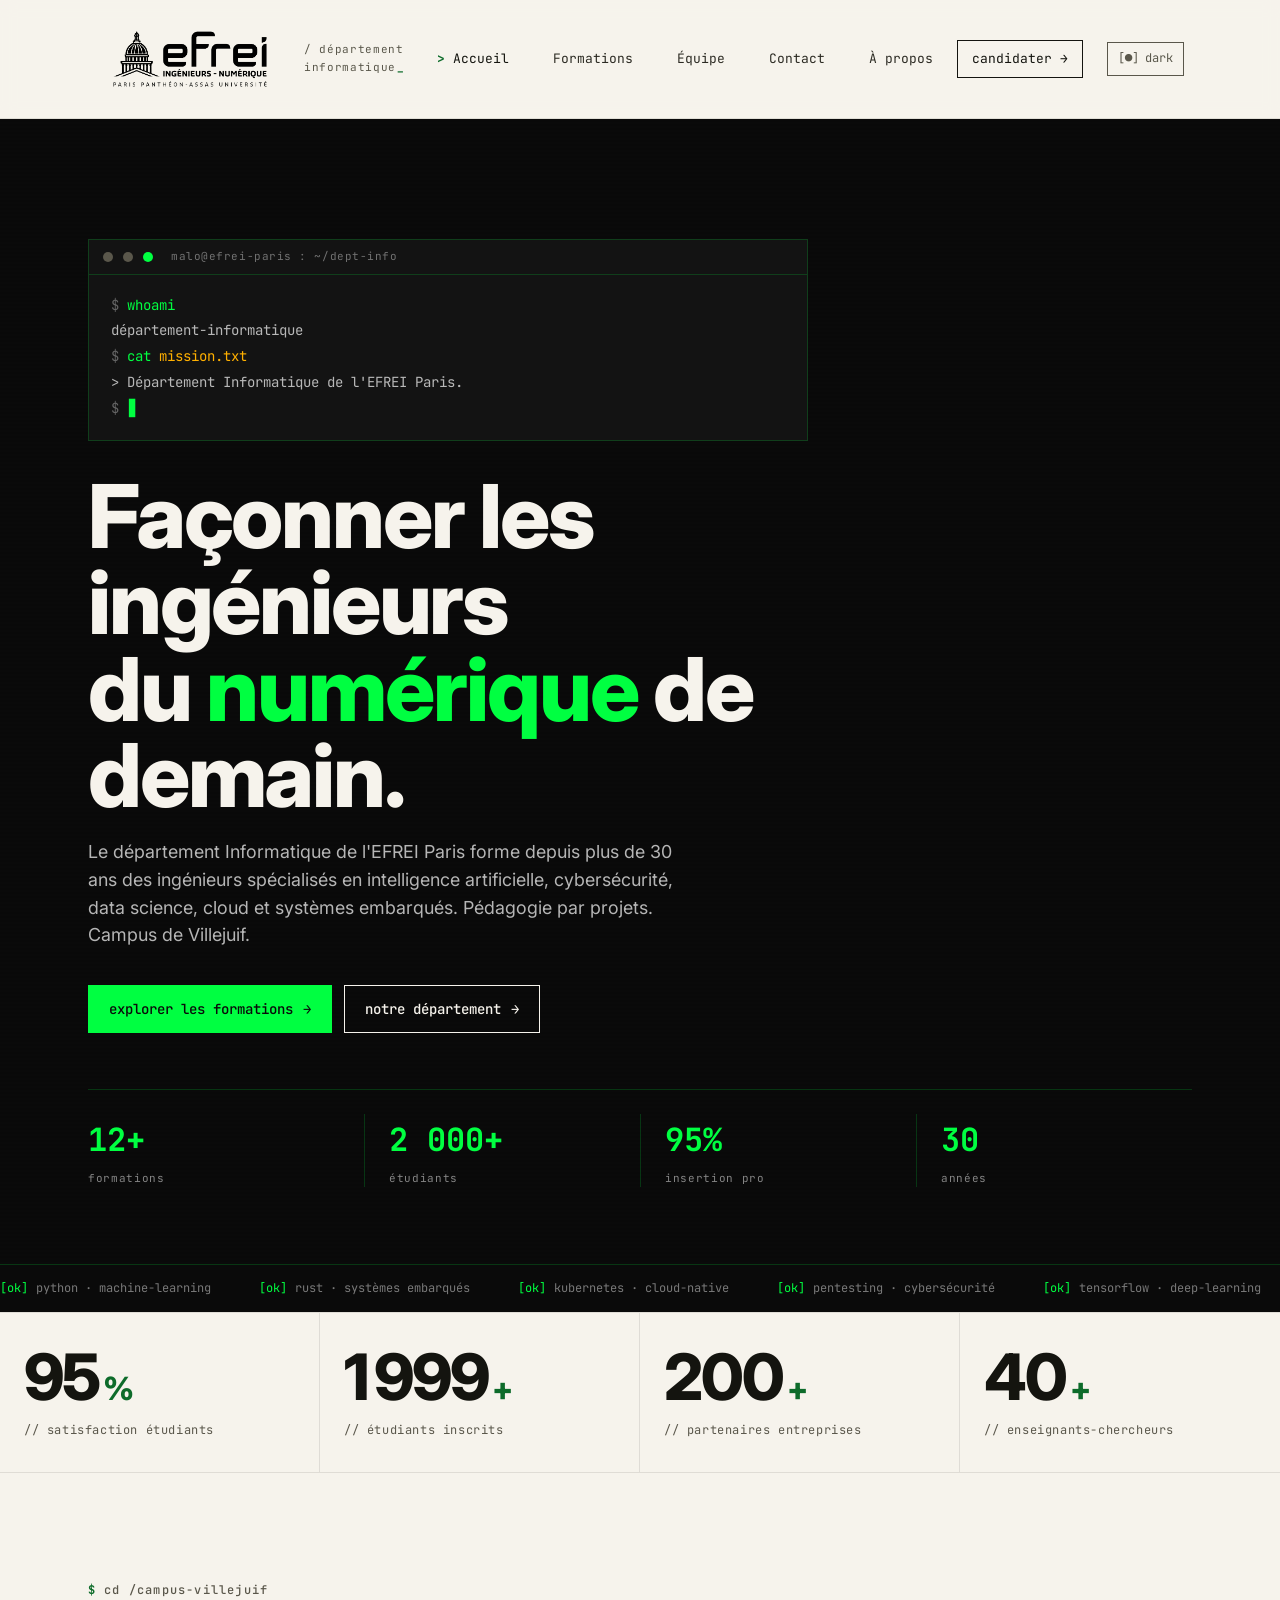
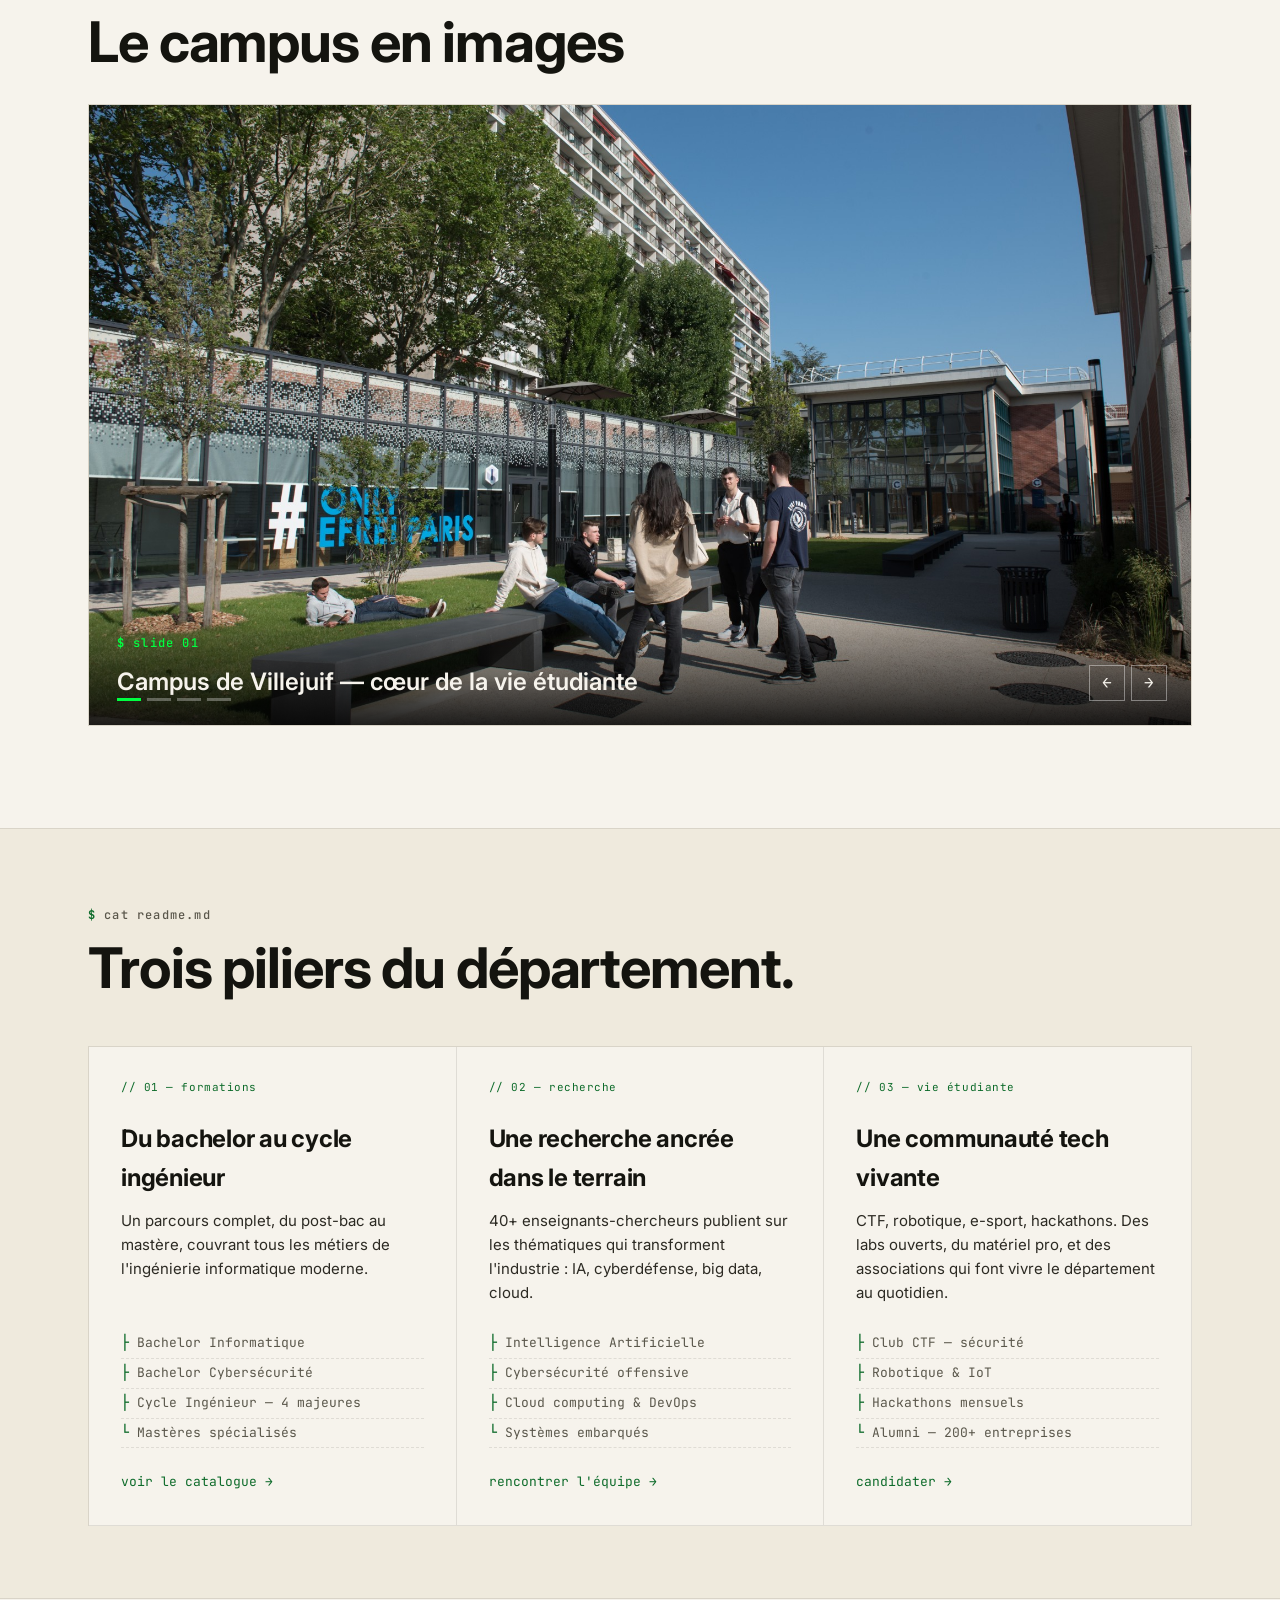
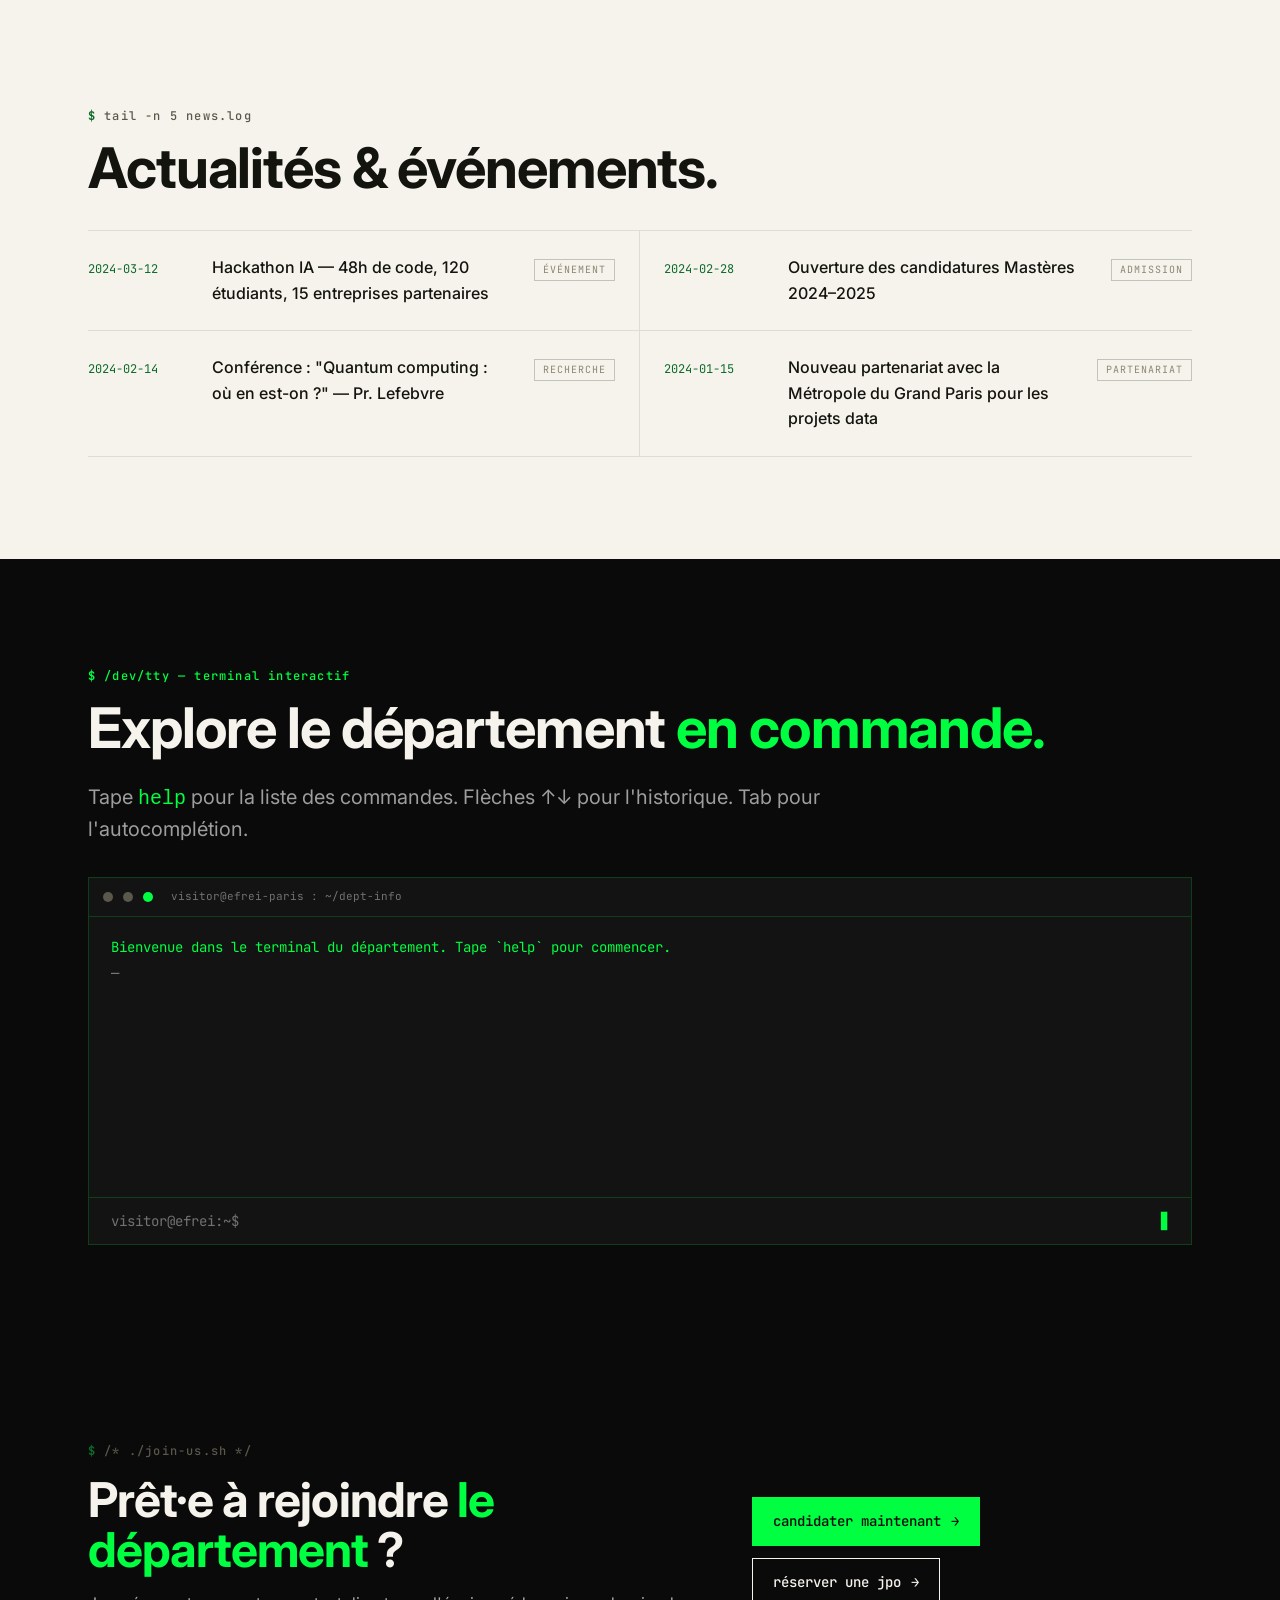
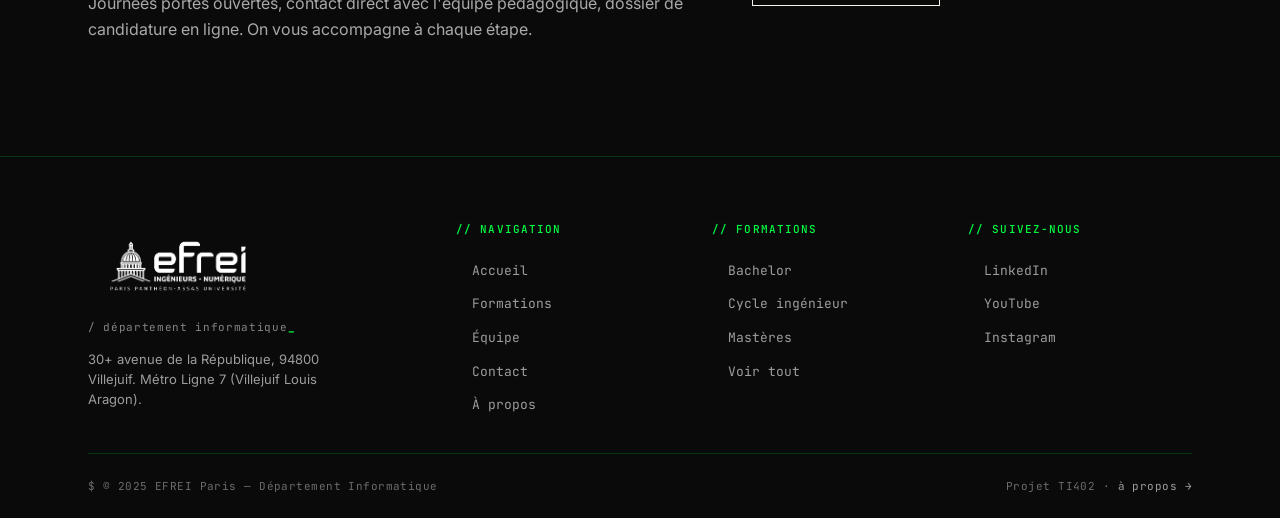
<file: index.html>
<!DOCTYPE html>
<html lang="fr">
<head>
<meta charset="UTF-8">
<meta name="viewport" content="width=device-width, initial-scale=1">
<title>EFREI Paris — Département Informatique</title>
<meta name="description" content="Site vitrine du département Informatique de l'EFREI Paris. Formations, équipe pédagogique, vie étudiante et contact.">
<link rel="stylesheet" href="styles.css">
<script>(function(){var s=localStorage.getItem('efrei-theme');if(s==='dark')document.documentElement.classList.add('is-dark-pre');}());</script>
</head>
<body>

<a class="skip-nav" href="#main">Aller au contenu</a>

<!-- ═════ HEADER (commun à toutes les pages) ═════ -->
<header class="site-header">
  <div class="container site-header__inner">
    <a href="index.html" class="brand">
      <img src="ImageEfrei/Logo-Efrei-Noir-1.png" alt="EFREI Paris" class="brand__logo">
      <span class="brand__sub">/ département informatique</span>
    </a>
    <nav class="nav" id="nav" aria-label="Navigation principale">
      <a href="index.html" class="nav__link is-active">Accueil</a>
      <a href="formations.html" class="nav__link">Formations</a>
      <a href="equipe.html" class="nav__link">Équipe</a>
      <a href="contact.html" class="nav__link">Contact</a>
      <a href="a-propos.html" class="nav__link">À propos</a>
      <a href="contact.html" class="nav__cta">candidater →</a>
    </nav>
    <button class="theme-toggle" id="theme-toggle" aria-label="Basculer le mode d'affichage" title="Mode sombre / clair">
      <span class="theme-toggle__icon">[●]</span>
      <span class="theme-toggle__label">dark</span>
    </button>
    <button class="burger" id="burger" aria-controls="nav" aria-expanded="false">[ menu ]</button>
  </div>
</header>

<main id="main">

<!-- ═════ HERO TERMINAL ═════ -->
<section class="hero">
  <div class="container hero__inner">

    <div class="term-window" aria-hidden="true">
      <div class="term-window__chrome">
        <span class="term-window__dot"></span>
        <span class="term-window__dot"></span>
        <span class="term-window__dot is-green"></span>
        <span class="term-window__title">malo@efrei-paris : ~/dept-info</span>
      </div>
      <div class="term-window__body" id="term-body">
        <div><span class="ps">$</span> <span class="cmd">whoami</span></div>
        <div>département-informatique</div>
        <div><span class="ps">$</span> <span class="cmd">cat</span> <span class="arg">mission.txt</span></div>
        <div id="term-typed"></div>
        <div><span class="ps">$</span> <span class="cursor"></span></div>
      </div>
    </div>

    <h1 class="hero__title">
      Façonner les ingénieurs<br>
      du <span class="accent">numérique</span> de demain.
    </h1>
    <p class="hero__lead">
      Le département Informatique de l'EFREI Paris forme depuis plus de 30 ans des ingénieurs spécialisés en intelligence artificielle, cybersécurité, data science, cloud et systèmes embarqués. Pédagogie par projets. Campus de Villejuif.
    </p>
    <div class="hero__cta">
      <a href="formations.html" class="btn btn--green-on-dark">Explorer les formations</a>
      <a href="#chiffres" class="btn btn--on-dark">Notre département</a>
    </div>

    <div class="hero__meta">
      <div>
        <div class="hero__meta-num">12+</div>
        <div class="hero__meta-label">formations</div>
      </div>
      <div>
        <div class="hero__meta-num">2 000+</div>
        <div class="hero__meta-label">étudiants</div>
      </div>
      <div>
        <div class="hero__meta-num">95%</div>
        <div class="hero__meta-label">insertion pro</div>
      </div>
      <div>
        <div class="hero__meta-num">30</div>
        <div class="hero__meta-label">années</div>
      </div>
    </div>
  </div>
</section>

<!-- ═════ MARQUEE COMPILE STRIP ═════ -->
<div class="compile-strip" aria-hidden="true">
  <div class="compile-strip__track">
    <span><span class="ok">[ok]</span> python · machine-learning</span>
    <span><span class="ok">[ok]</span> rust · systèmes embarqués</span>
    <span><span class="ok">[ok]</span> kubernetes · cloud-native</span>
    <span><span class="ok">[ok]</span> pentesting · cybersécurité</span>
    <span><span class="ok">[ok]</span> tensorflow · deep-learning</span>
    <span><span class="ok">[ok]</span> postgresql · big-data</span>
    <span><span class="ok">[ok]</span> react · web-engineering</span>
    <span><span class="ok">[ok]</span> docker · devops</span>
    <!-- répétition pour boucle infinie -->
    <span><span class="ok">[ok]</span> python · machine-learning</span>
    <span><span class="ok">[ok]</span> rust · systèmes embarqués</span>
    <span><span class="ok">[ok]</span> kubernetes · cloud-native</span>
    <span><span class="ok">[ok]</span> pentesting · cybersécurité</span>
    <span><span class="ok">[ok]</span> tensorflow · deep-learning</span>
    <span><span class="ok">[ok]</span> postgresql · big-data</span>
    <span><span class="ok">[ok]</span> react · web-engineering</span>
    <span><span class="ok">[ok]</span> docker · devops</span>
  </div>
</div>

<!-- ═════ CHIFFRES CLÉS ═════ -->
<section class="stats" id="chiffres">
  <div class="stats__grid">
    <div class="stats__cell">
      <div class="stats__num" data-count-to="95">0<span class="unit">%</span></div>
      <div class="stats__label">// satisfaction étudiants</div>
    </div>
    <div class="stats__cell">
      <div class="stats__num" data-count-to="2000">0<span class="unit">+</span></div>
      <div class="stats__label">// étudiants inscrits</div>
    </div>
    <div class="stats__cell">
      <div class="stats__num" data-count-to="200">0<span class="unit">+</span></div>
      <div class="stats__label">// partenaires entreprises</div>
    </div>
    <div class="stats__cell">
      <div class="stats__num" data-count-to="40">0<span class="unit">+</span></div>
      <div class="stats__label">// enseignants-chercheurs</div>
    </div>
  </div>
</section>

<!-- ═════ CARROUSEL CAMPUS ═════ -->
<section class="section">
  <div class="container">
    <div data-reveal>
      <p class="eyebrow">cd /campus-villejuif</p>
      <h2 class="h-1" style="margin-top:12px;margin-bottom:32px;">Le campus en images</h2>
    </div>

    <div class="carousel" data-reveal>
      <div class="carousel__viewport" id="carousel-viewport">
        <div class="carousel__slide is-active">
          <img src="ImageEfrei/homepage-presentation-campus-EFREI.jpg" alt="Campus de Villejuif" class="carousel__img">
          <div class="carousel__caption">
            <p class="eyebrow">slide 01</p>
            <p class="title">Campus de Villejuif — cœur de la vie étudiante</p>
          </div>
        </div>
        <div class="carousel__slide">
          <img src="ImageEfrei/etudiants-cybersecurite-efrei-paris.jpg" alt="Étudiants en amphithéâtre" class="carousel__img">
          <div class="carousel__caption">
            <p class="eyebrow">slide 02</p>
            <p class="title">Amphithéâtres & salles de cours modernes</p>
          </div>
        </div>
        <div class="carousel__slide">
          <img src="ImageEfrei/etudiantscampusefreifactory-1024x681.jpg" alt="Espace coworking étudiants" class="carousel__img">
          <div class="carousel__caption">
            <p class="eyebrow">slide 03</p>
            <p class="title">Espaces de coworking & projets</p>
          </div>
        </div>
        <div class="carousel__slide">
          <img src="ImageEfrei/Efrei-reportage-38-1024x683.jpg" alt="Labs robotique et IoT" class="carousel__img">
          <div class="carousel__caption">
            <p class="eyebrow">slide 04</p>
            <p class="title">Labs robotique, IoT & fabrication</p>
          </div>
        </div>
      </div>
      <div class="carousel__dots" id="carousel-dots" role="tablist">
        <button type="button" class="carousel__dot is-active" data-slide="0" aria-label="Slide 1"></button>
        <button type="button" class="carousel__dot" data-slide="1" aria-label="Slide 2"></button>
        <button type="button" class="carousel__dot" data-slide="2" aria-label="Slide 3"></button>
        <button type="button" class="carousel__dot" data-slide="3" aria-label="Slide 4"></button>
      </div>
      <div class="carousel__nav">
        <button type="button" class="carousel__btn" id="carousel-prev" aria-label="Précédent">←</button>
        <button type="button" class="carousel__btn" id="carousel-next" aria-label="Suivant">→</button>
      </div>
    </div>
  </div>
</section>

<!-- ═════ TROIS PILIERS ═════ -->
<section class="section section--tight" style="background:var(--ivory-2);border-top:1px solid var(--line);border-bottom:1px solid var(--line);">
  <div class="container">
    <div data-reveal>
      <p class="eyebrow">cat README.md</p>
      <h2 class="h-1" style="margin-top:12px;">Trois piliers du département.</h2>
    </div>

    <div class="pillars__grid">
      <article class="pillar" data-reveal>
        <p class="pillar__num">// 01 — formations</p>
        <h3 class="pillar__title">Du bachelor au cycle ingénieur</h3>
        <p class="pillar__body">Un parcours complet, du post-bac au mastère, couvrant tous les métiers de l'ingénierie informatique moderne.</p>
        <ul class="pillar__list">
          <li>Bachelor Informatique</li>
          <li>Bachelor Cybersécurité</li>
          <li>Cycle Ingénieur — 4 majeures</li>
          <li>Mastères spécialisés</li>
        </ul>
        <a href="formations.html" class="pillar__link">voir le catalogue</a>
      </article>

      <article class="pillar" data-reveal>
        <p class="pillar__num">// 02 — recherche</p>
        <h3 class="pillar__title">Une recherche ancrée dans le terrain</h3>
        <p class="pillar__body">40+ enseignants-chercheurs publient sur les thématiques qui transforment l'industrie : IA, cyberdéfense, big data, cloud.</p>
        <ul class="pillar__list">
          <li>Intelligence Artificielle</li>
          <li>Cybersécurité offensive</li>
          <li>Cloud computing &amp; DevOps</li>
          <li>Systèmes embarqués</li>
        </ul>
        <a href="equipe.html" class="pillar__link">rencontrer l'équipe</a>
      </article>

      <article class="pillar" data-reveal>
        <p class="pillar__num">// 03 — vie étudiante</p>
        <h3 class="pillar__title">Une communauté tech vivante</h3>
        <p class="pillar__body">CTF, robotique, e-sport, hackathons. Des labs ouverts, du matériel pro, et des associations qui font vivre le département au quotidien.</p>
        <ul class="pillar__list">
          <li>Club CTF — sécurité</li>
          <li>Robotique &amp; IoT</li>
          <li>Hackathons mensuels</li>
          <li>Alumni — 200+ entreprises</li>
        </ul>
        <a href="contact.html" class="pillar__link">candidater</a>
      </article>
    </div>
  </div>
</section>

<!-- ═════ ACTUALITÉS ═════ -->
<section class="section">
  <div class="container">
    <div data-reveal>
      <p class="eyebrow">tail -n 5 news.log</p>
      <h2 class="h-1" style="margin-top:12px;">Actualités &amp; événements.</h2>
    </div>

    <div class="news__grid">
      <article class="news__item">
        <span class="news__date">2024-03-12</span>
        <span class="news__title">Hackathon IA — 48h de code, 120 étudiants, 15 entreprises partenaires</span>
        <span class="news__cat">Événement</span>
      </article>
      <article class="news__item">
        <span class="news__date">2024-02-28</span>
        <span class="news__title">Ouverture des candidatures Mastères 2024–2025</span>
        <span class="news__cat">Admission</span>
      </article>
      <article class="news__item">
        <span class="news__date">2024-02-14</span>
        <span class="news__title">Conférence : "Quantum computing : où en est-on ?" — Pr. Lefebvre</span>
        <span class="news__cat">Recherche</span>
      </article>
      <article class="news__item">
        <span class="news__date">2024-01-15</span>
        <span class="news__title">Nouveau partenariat avec la Métropole du Grand Paris pour les projets data</span>
        <span class="news__cat">Partenariat</span>
      </article>
    </div>
  </div>
</section>

<!-- ═════ TERMINAL INTERACTIF ═════ -->
<section class="section section--dark" id="terminal">
  <div class="container">
    <p class="eyebrow" style="color:var(--green);">/dev/tty — terminal interactif</p>
    <h2 class="h-1" style="margin:12px 0 24px;color:var(--ivory);">
      Explore le département <span style="color:var(--green)">en commande.</span>
    </h2>
    <p class="lead" style="color:rgba(255,255,255,0.6);margin-bottom:32px;">
      Tape <code style="color:var(--green);">help</code> pour la liste des commandes. Flèches ↑↓ pour l'historique. Tab pour l'autocomplétion.
    </p>

    <div class="iterm" id="iterm">
      <div class="iterm__chrome">
        <span class="term-window__dot"></span>
        <span class="term-window__dot"></span>
        <span class="term-window__dot is-green"></span>
        <span style="margin-left:8px;">visitor@efrei-paris : ~/dept-info</span>
      </div>
      <div class="iterm__output" id="iterm-output" aria-live="polite"></div>
      <form class="iterm__input-line" id="iterm-form" autocomplete="off">
        <span class="iterm__prompt">visitor@efrei:~$</span>
        <input type="text" id="iterm-input" class="iterm__input"
               aria-label="Tapez une commande"
               spellcheck="false">
        <span class="cursor" aria-hidden="true"></span>
      </form>
    </div>
  </div>
</section>

<!-- ═════ CTA BAND ═════ -->
<section class="cta-band">
  <div class="container cta-band__grid">
    <div data-reveal>
      <p class="eyebrow">/* ./join-us.sh */</p>
      <h2 class="cta-band__title" style="margin-top:12px;">Prêt·e à rejoindre <span class="accent">le département</span> ?</h2>
      <p class="cta-band__lead">Journées portes ouvertes, contact direct avec l'équipe pédagogique, dossier de candidature en ligne. On vous accompagne à chaque étape.</p>
    </div>
    <div class="cta-band__actions" data-reveal>
      <a href="contact.html" class="btn btn--green-on-dark">Candidater maintenant</a>
      <a href="contact.html#jpo" class="btn btn--on-dark">Réserver une JPO</a>
    </div>
  </div>
</section>

</main>

<!-- ═════ FOOTER (commun à toutes les pages) ═════ -->
<footer class="site-footer">
  <div class="container">
    <div class="site-footer__grid">
      <div class="site-footer__brand">
        <img src="ImageEfrei/Logo-Efrei-Blanc.png" alt="EFREI Paris" class="brand__logo">
        <span class="brand__sub" style="display:block;margin-top:8px;">/ département informatique</span>
        <p>30+ avenue de la République, 94800 Villejuif. Métro Ligne 7 (Villejuif Louis Aragon).</p>
      </div>
      <div class="site-footer__col">
        <h4>// navigation</h4>
        <ul>
          <li><a href="index.html">Accueil</a></li>
          <li><a href="formations.html">Formations</a></li>
          <li><a href="equipe.html">Équipe</a></li>
          <li><a href="contact.html">Contact</a></li>
          <li><a href="a-propos.html">À propos</a></li>
        </ul>
      </div>
      <div class="site-footer__col">
        <h4>// formations</h4>
        <ul>
          <li><a href="formations.html#bachelor">Bachelor</a></li>
          <li><a href="formations.html#ingenieur">Cycle ingénieur</a></li>
          <li><a href="formations.html#master">Mastères</a></li>
          <li><a href="formations.html">Voir tout</a></li>
        </ul>
      </div>
      <div class="site-footer__col">
        <h4>// suivez-nous</h4>
        <ul>
          <li><a href="https://www.linkedin.com/school/efrei/posts/?feedView=all" target="_blank" rel="noopener">LinkedIn</a></li>
          <li><a href="https://www.youtube.com/channel/UCjVwLB9nqhQeyE5KkdhGLgQ" target="_blank" rel="noopener">YouTube</a></li>
          <li><a href="https://www.instagram.com/efrei_paris/" target="_blank" rel="noopener">Instagram</a></li>
        </ul>
      </div>
    </div>
    <div class="site-footer__bottom">
      <span>$ © 2025 EFREI Paris — Département Informatique</span>
      <span>Projet TI402 · <a href="a-propos.html">à propos →</a></span>
    </div>
  </div>
</footer>

<script src="app.js" defer></script>
</body>
</html>
</file>
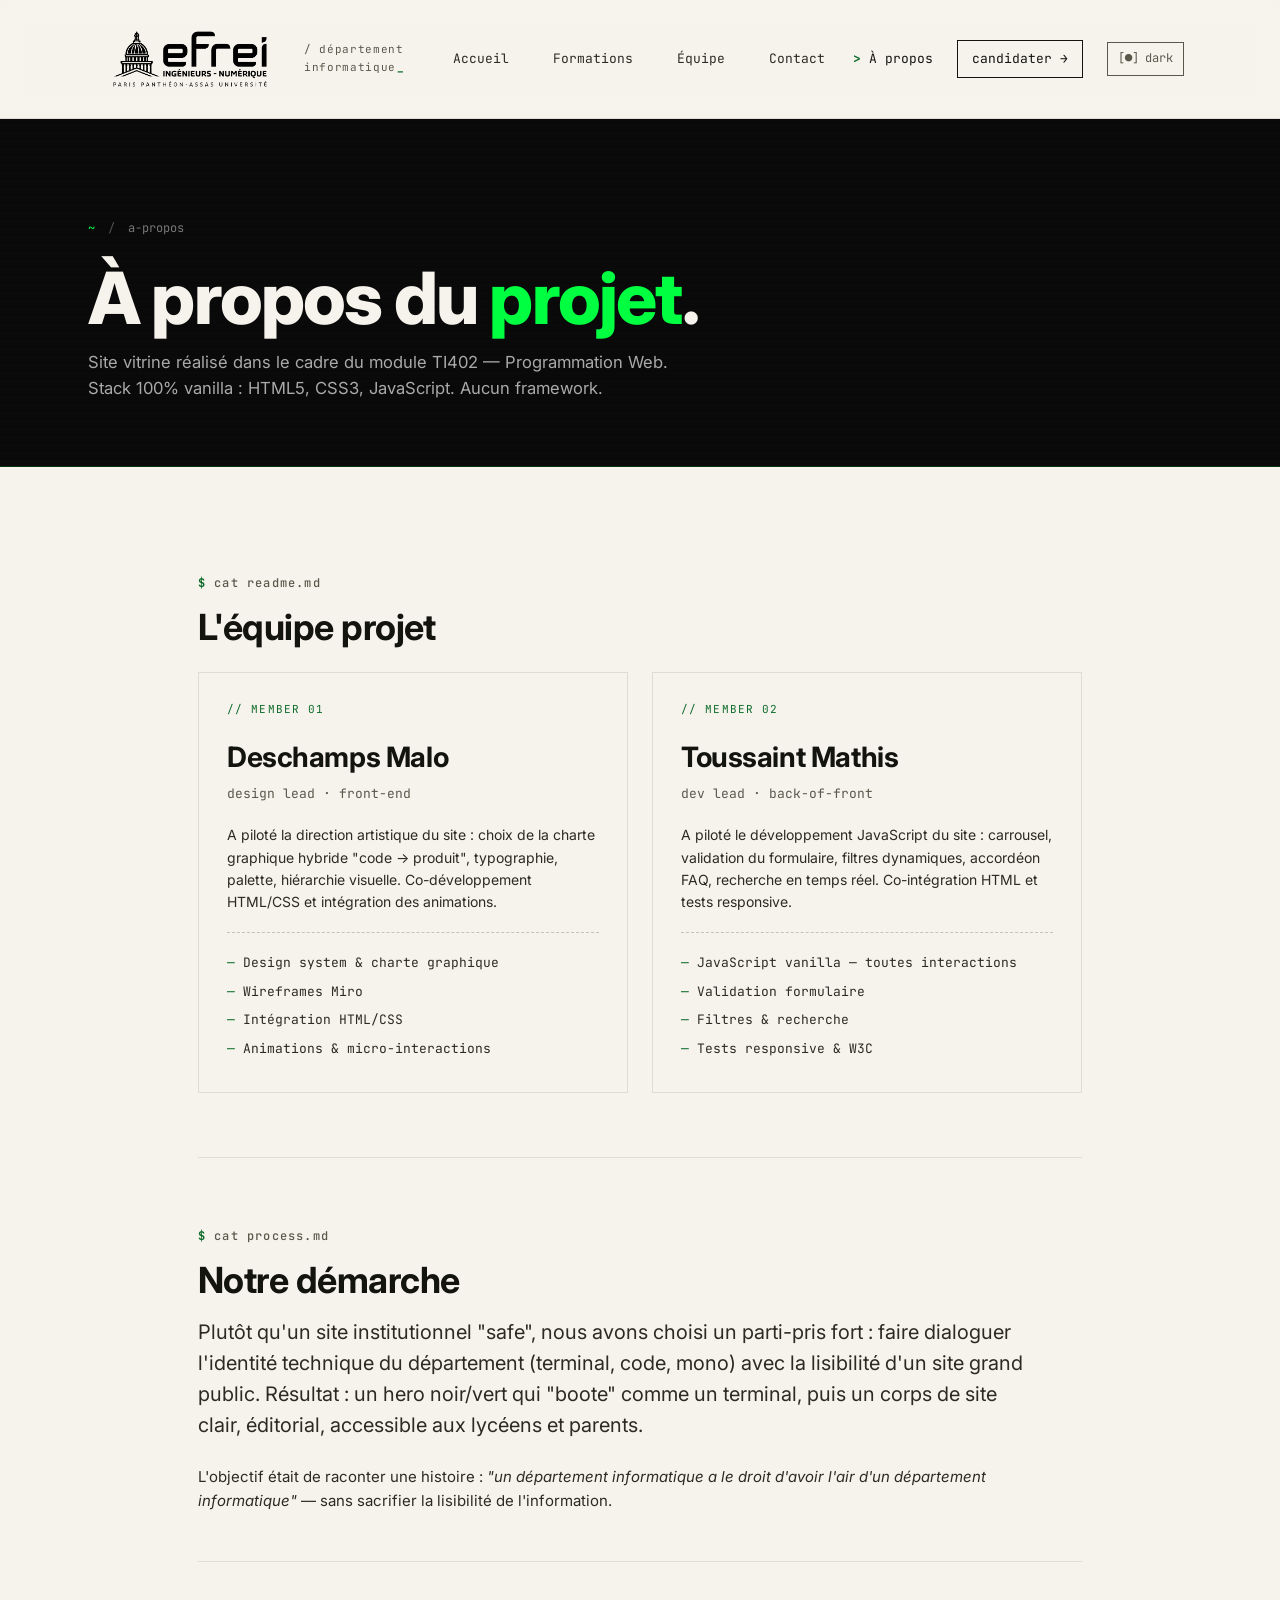
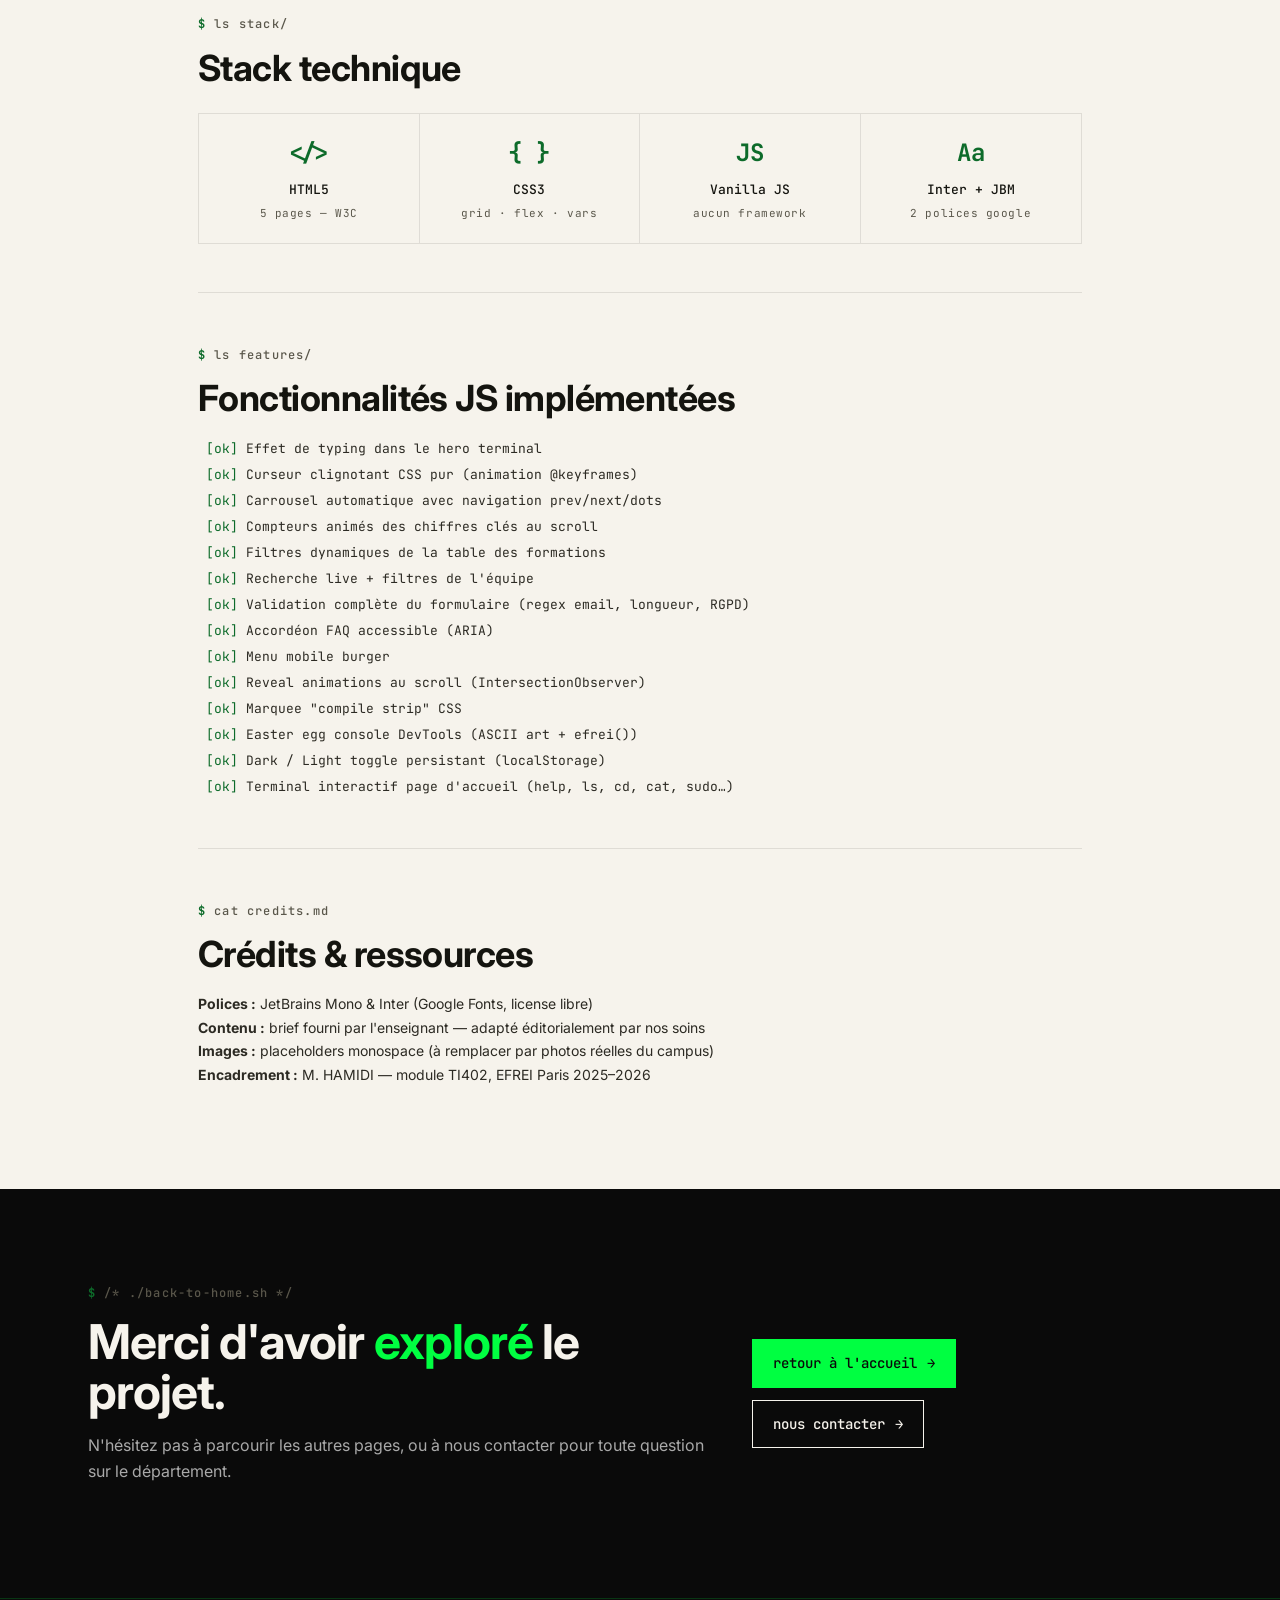
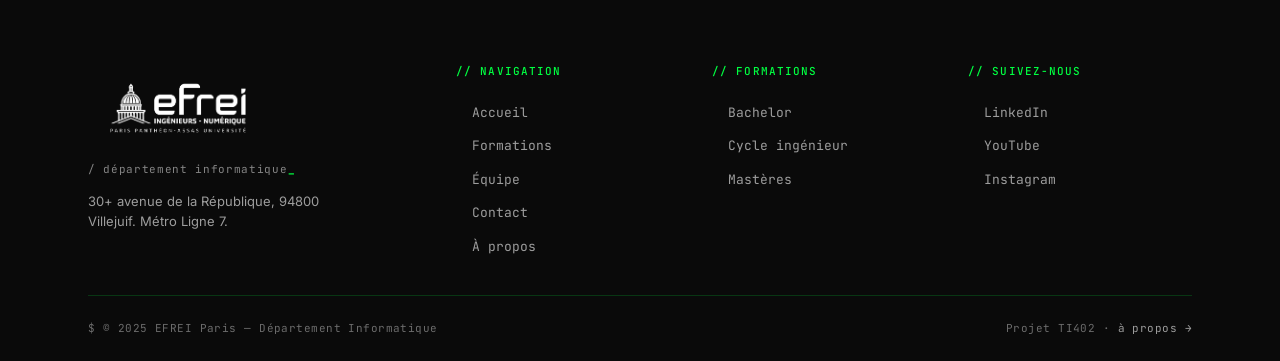
<file: a-propos.html>
<!DOCTYPE html>
<html lang="fr">
<head>
<meta charset="UTF-8">
<meta name="viewport" content="width=device-width, initial-scale=1">
<title>À propos — Projet TI402</title>
<meta name="description" content="À propos du projet web TI402 — auteurs, démarche et stack technique.">
<link rel="stylesheet" href="styles.css">
<script>(function(){var s=localStorage.getItem('efrei-theme');if(s==='dark')document.documentElement.classList.add('is-dark-pre');}());</script>
</head>
<body>

<a class="skip-nav" href="#main">Aller au contenu</a>

<header class="site-header">
  <div class="container site-header__inner">
    <a href="index.html" class="brand">
      <img src="ImageEfrei/Logo-Efrei-Noir-1.png" alt="EFREI Paris" class="brand__logo">
      <span class="brand__sub">/ département informatique</span>
    </a>
    <nav class="nav" id="nav" aria-label="Navigation principale">
      <a href="index.html" class="nav__link">Accueil</a>
      <a href="formations.html" class="nav__link">Formations</a>
      <a href="equipe.html" class="nav__link">Équipe</a>
      <a href="contact.html" class="nav__link">Contact</a>
      <a href="a-propos.html" class="nav__link is-active">À propos</a>
      <a href="contact.html" class="nav__cta">candidater →</a>
    </nav>
    <button class="theme-toggle" id="theme-toggle" aria-label="Basculer le mode d'affichage" title="Mode sombre / clair">
      <span class="theme-toggle__icon">[●]</span>
      <span class="theme-toggle__label">dark</span>
    </button>
    <button class="burger" id="burger" aria-controls="nav" aria-expanded="false">[ menu ]</button>
  </div>
</header>

<main id="main">

<section class="page-head">
  <div class="container page-head__inner">
    <p class="page-head__breadcrumb">
      <a href="index.html">~</a> <span class="sep">/</span> <span>a-propos</span>
    </p>
    <h1 class="page-head__title">À propos du <span class="accent">projet</span>.</h1>
    <p class="page-head__lead">
      Site vitrine réalisé dans le cadre du module TI402 — Programmation Web. Stack 100% vanilla : HTML5, CSS3, JavaScript. Aucun framework.
    </p>
  </div>
</section>

<section class="section">
  <div class="container" style="max-width:980px;">

    <div data-reveal>
      <p class="eyebrow">cat README.md</p>
      <h2 class="h-2" style="margin:12px 0 24px;">L'équipe projet</h2>
    </div>

    <div class="team-credits" data-reveal>
      <article class="credit">
        <p class="credit__label">// member 01</p>
        <h3 class="credit__name">Deschamps Malo</h3>
        <p class="credit__role">design lead · front-end</p>
        <p style="font-size:14px;color:var(--ink-2);margin-bottom:18px;line-height:1.6;">
          A piloté la direction artistique du site : choix de la charte graphique hybride "code → produit", typographie, palette, hiérarchie visuelle. Co-développement HTML/CSS et intégration des animations.
        </p>
        <ul class="credit__list">
          <li>Design system &amp; charte graphique</li>
          <li>Wireframes Miro</li>
          <li>Intégration HTML/CSS</li>
          <li>Animations &amp; micro-interactions</li>
        </ul>
      </article>

      <article class="credit">
        <p class="credit__label">// member 02</p>
        <h3 class="credit__name">Toussaint Mathis</h3>
        <p class="credit__role">dev lead · back-of-front</p>
        <p style="font-size:14px;color:var(--ink-2);margin-bottom:18px;line-height:1.6;">
          A piloté le développement JavaScript du site : carrousel, validation du formulaire, filtres dynamiques, accordéon FAQ, recherche en temps réel. Co-intégration HTML et tests responsive.
        </p>
        <ul class="credit__list">
          <li>JavaScript vanilla — toutes interactions</li>
          <li>Validation formulaire</li>
          <li>Filtres &amp; recherche</li>
          <li>Tests responsive &amp; W3C</li>
        </ul>
      </article>
    </div>

    <hr style="border:none;border-top:1px solid var(--line);margin:64px 0;">

    <!-- DÉMARCHE -->
    <div data-reveal>
      <p class="eyebrow">cat process.md</p>
      <h2 class="h-2" style="margin:12px 0 16px;">Notre démarche</h2>
      <p class="lead" style="margin-bottom:24px;">
        Plutôt qu'un site institutionnel "safe", nous avons choisi un parti-pris fort : faire dialoguer l'identité technique du département (terminal, code, mono) avec la lisibilité d'un site grand public. Résultat : un hero noir/vert qui "boote" comme un terminal, puis un corps de site clair, éditorial, accessible aux lycéens et parents.
      </p>
      <p style="font-size:15px;color:var(--ink-2);margin-bottom:16px;">
        L'objectif était de raconter une histoire : <em>"un département informatique a le droit d'avoir l'air d'un département informatique"</em> — sans sacrifier la lisibilité de l'information.
      </p>
    </div>

    <hr style="border:none;border-top:1px solid var(--line);margin:48px 0;">

    <!-- STACK -->
    <div data-reveal>
      <p class="eyebrow">ls stack/</p>
      <h2 class="h-2" style="margin:12px 0 24px;">Stack technique</h2>

      <div class="stack-grid">
        <div class="stack-item">
          <div class="stack-item__icon">&lt;/&gt;</div>
          <div class="stack-item__name">HTML5</div>
          <div class="stack-item__role">5 pages — W3C</div>
        </div>
        <div class="stack-item">
          <div class="stack-item__icon">{ }</div>
          <div class="stack-item__name">CSS3</div>
          <div class="stack-item__role">grid · flex · vars</div>
        </div>
        <div class="stack-item">
          <div class="stack-item__icon">JS</div>
          <div class="stack-item__name">Vanilla JS</div>
          <div class="stack-item__role">aucun framework</div>
        </div>
        <div class="stack-item">
          <div class="stack-item__icon">Aa</div>
          <div class="stack-item__name">Inter + JBM</div>
          <div class="stack-item__role">2 polices google</div>
        </div>
      </div>
    </div>

    <hr style="border:none;border-top:1px solid var(--line);margin:48px 0;">

    <!-- FONCTIONNALITÉS -->
    <div data-reveal>
      <p class="eyebrow">ls features/</p>
      <h2 class="h-2" style="margin:12px 0 16px;">Fonctionnalités JS implémentées</h2>
      <ul style="font-family:var(--mono);font-size:13px;line-height:2;color:var(--ink-2);list-style:none;padding-left:8px;">
        <li><span style="color:var(--green-ink);">[ok]</span> Effet de typing dans le hero terminal</li>
        <li><span style="color:var(--green-ink);">[ok]</span> Curseur clignotant CSS pur (animation @keyframes)</li>
        <li><span style="color:var(--green-ink);">[ok]</span> Carrousel automatique avec navigation prev/next/dots</li>
        <li><span style="color:var(--green-ink);">[ok]</span> Compteurs animés des chiffres clés au scroll</li>
        <li><span style="color:var(--green-ink);">[ok]</span> Filtres dynamiques de la table des formations</li>
        <li><span style="color:var(--green-ink);">[ok]</span> Recherche live + filtres de l'équipe</li>
        <li><span style="color:var(--green-ink);">[ok]</span> Validation complète du formulaire (regex email, longueur, RGPD)</li>
        <li><span style="color:var(--green-ink);">[ok]</span> Accordéon FAQ accessible (ARIA)</li>
        <li><span style="color:var(--green-ink);">[ok]</span> Menu mobile burger</li>
        <li><span style="color:var(--green-ink);">[ok]</span> Reveal animations au scroll (IntersectionObserver)</li>
        <li><span style="color:var(--green-ink);">[ok]</span> Marquee "compile strip" CSS</li>
        <li><span style="color:var(--green-ink);">[ok]</span> Easter egg console DevTools (ASCII art + efrei())</li>
        <li><span style="color:var(--green-ink);">[ok]</span> Dark / Light toggle persistant (localStorage)</li>
        <li><span style="color:var(--green-ink);">[ok]</span> Terminal interactif page d'accueil (help, ls, cd, cat, sudo…)</li>
      </ul>
    </div>

    <hr style="border:none;border-top:1px solid var(--line);margin:48px 0;">

    <!-- CRÉDITS -->
    <div data-reveal>
      <p class="eyebrow">cat credits.md</p>
      <h2 class="h-2" style="margin:12px 0 16px;">Crédits &amp; ressources</h2>
      <p style="font-size:14px;color:var(--ink-2);line-height:1.7;">
        <strong>Polices :</strong> JetBrains Mono &amp; Inter (Google Fonts, license libre)<br>
        <strong>Contenu :</strong> brief fourni par l'enseignant — adapté éditorialement par nos soins<br>
        <strong>Images :</strong> placeholders monospace (à remplacer par photos réelles du campus)<br>
        <strong>Encadrement :</strong> M. HAMIDI — module TI402, EFREI Paris 2025–2026
      </p>
    </div>

  </div>
</section>

<section class="cta-band">
  <div class="container cta-band__grid">
    <div>
      <p class="eyebrow">/* ./back-to-home.sh */</p>
      <h2 class="cta-band__title" style="margin-top:12px;">Merci d'avoir <span class="accent">exploré</span> le projet.</h2>
      <p class="cta-band__lead">N'hésitez pas à parcourir les autres pages, ou à nous contacter pour toute question sur le département.</p>
    </div>
    <div class="cta-band__actions">
      <a href="index.html" class="btn btn--green-on-dark">Retour à l'accueil</a>
      <a href="contact.html" class="btn btn--on-dark">Nous contacter</a>
    </div>
  </div>
</section>

</main>

<footer class="site-footer">
  <div class="container">
    <div class="site-footer__grid">
      <div class="site-footer__brand">
        <img src="ImageEfrei/Logo-Efrei-Blanc.png" alt="EFREI Paris" class="brand__logo">
        <span class="brand__sub" style="display:block;margin-top:8px;">/ département informatique</span>
        <p>30+ avenue de la République, 94800 Villejuif. Métro Ligne 7.</p>
      </div>
      <div class="site-footer__col">
        <h4>// navigation</h4>
        <ul>
          <li><a href="index.html">Accueil</a></li>
          <li><a href="formations.html">Formations</a></li>
          <li><a href="equipe.html">Équipe</a></li>
          <li><a href="contact.html">Contact</a></li>
          <li><a href="a-propos.html">À propos</a></li>
        </ul>
      </div>
      <div class="site-footer__col">
        <h4>// formations</h4>
        <ul>
          <li><a href="formations.html#bachelor">Bachelor</a></li>
          <li><a href="formations.html#ingenieur">Cycle ingénieur</a></li>
          <li><a href="formations.html#master">Mastères</a></li>
        </ul>
      </div>
      <div class="site-footer__col">
        <h4>// suivez-nous</h4>
        <ul>
          <li><a href="https://www.linkedin.com/school/efrei/posts/?feedView=all" target="_blank" rel="noopener">LinkedIn</a></li>
          <li><a href="https://www.youtube.com/channel/UCjVwLB9nqhQeyE5KkdhGLgQ" target="_blank" rel="noopener">YouTube</a></li>
          <li><a href="https://www.instagram.com/efrei_paris/" target="_blank" rel="noopener">Instagram</a></li>
        </ul>
      </div>
    </div>
    <div class="site-footer__bottom">
      <span>$ © 2025 EFREI Paris — Département Informatique</span>
      <span>Projet TI402 · <a href="a-propos.html">à propos →</a></span>
    </div>
  </div>
</footer>

<script src="app.js" defer></script>
</body>
</html>
</file>
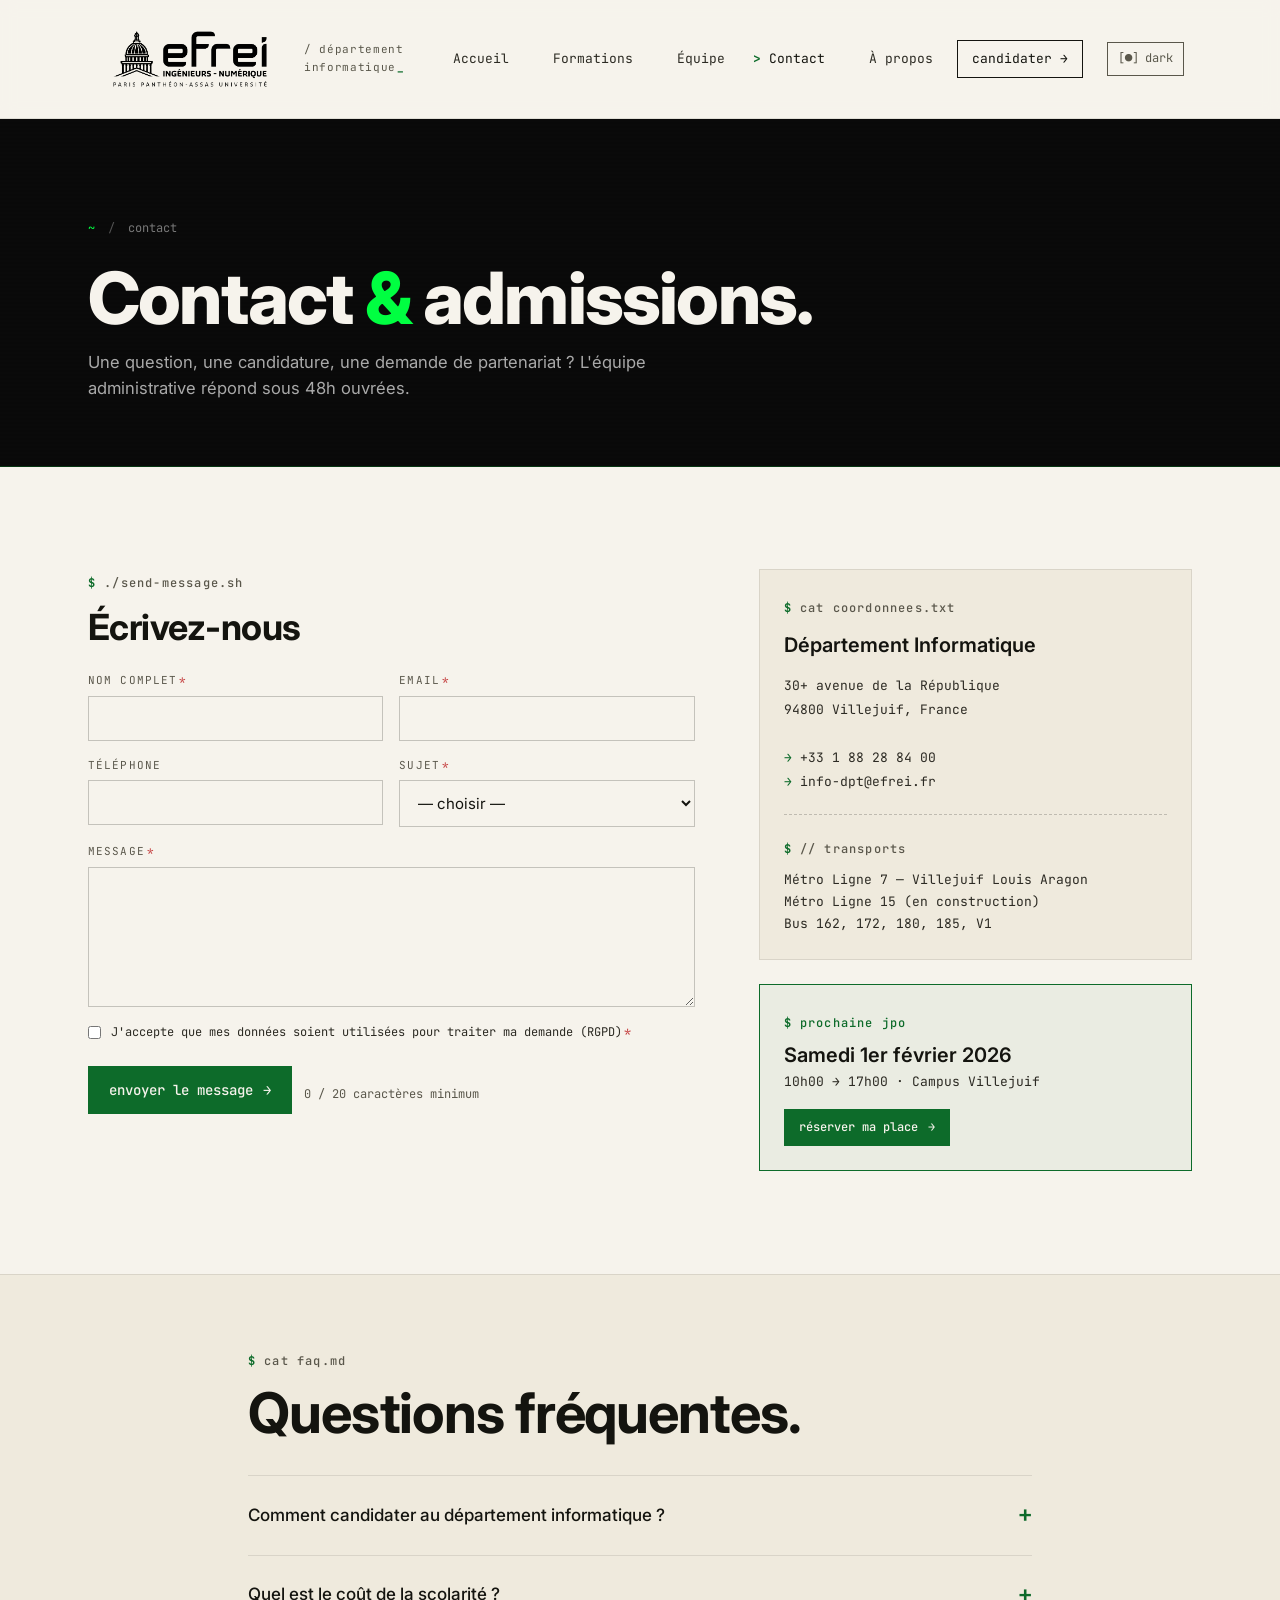
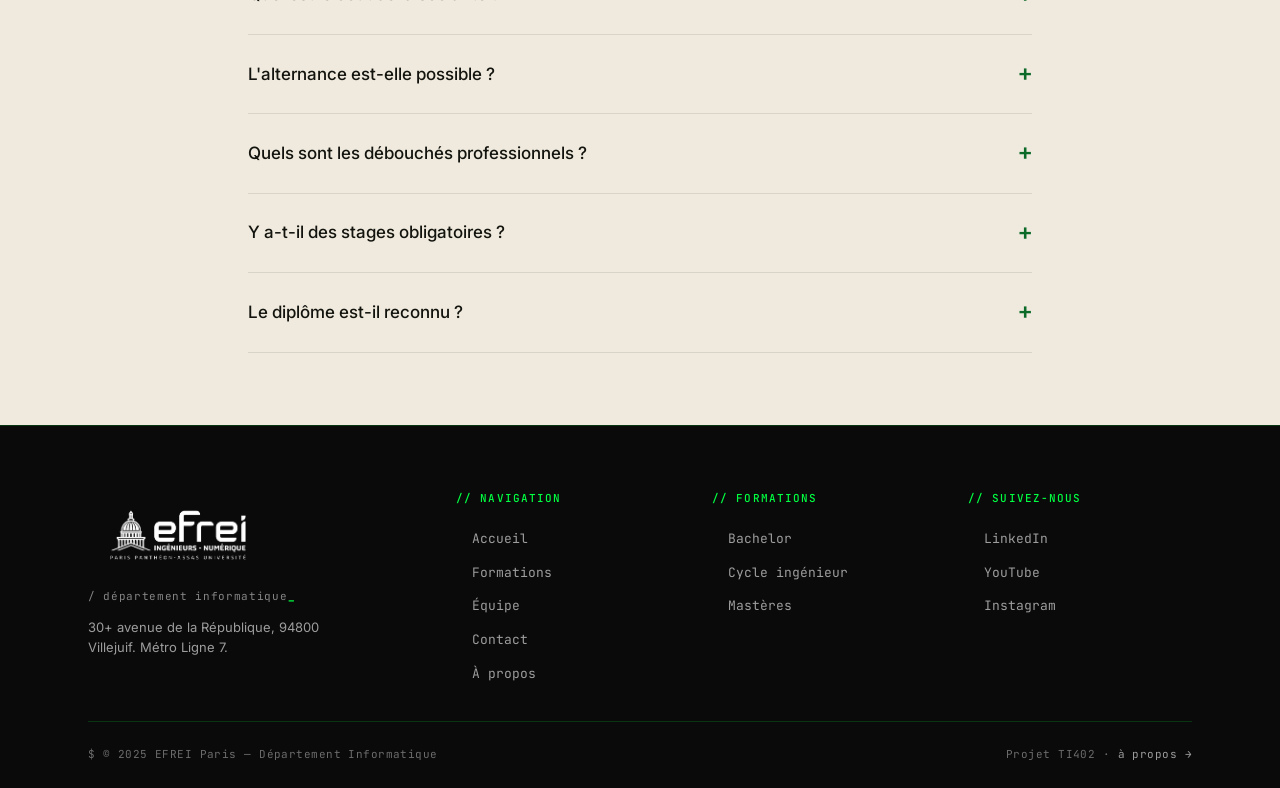
<file: contact.html>
<!DOCTYPE html>
<html lang="fr">
<head>
<meta charset="UTF-8">
<meta name="viewport" content="width=device-width, initial-scale=1">
<title>Contact &amp; Admissions — Département Informatique EFREI</title>
<meta name="description" content="Coordonnées, formulaire de contact, FAQ et procédure d'admission du département Informatique de l'EFREI Paris.">
<link rel="stylesheet" href="styles.css">
<script>(function(){var s=localStorage.getItem('efrei-theme');if(s==='dark')document.documentElement.classList.add('is-dark-pre');}());</script>
</head>
<body>

<a class="skip-nav" href="#main">Aller au contenu</a>

<header class="site-header">
  <div class="container site-header__inner">
    <a href="index.html" class="brand">
      <img src="ImageEfrei/Logo-Efrei-Noir-1.png" alt="EFREI Paris" class="brand__logo">
      <span class="brand__sub">/ département informatique</span>
    </a>
    <nav class="nav" id="nav" aria-label="Navigation principale">
      <a href="index.html" class="nav__link">Accueil</a>
      <a href="formations.html" class="nav__link">Formations</a>
      <a href="equipe.html" class="nav__link">Équipe</a>
      <a href="contact.html" class="nav__link is-active">Contact</a>
      <a href="a-propos.html" class="nav__link">À propos</a>
      <a href="contact.html" class="nav__cta">candidater →</a>
    </nav>
    <button class="theme-toggle" id="theme-toggle" aria-label="Basculer le mode d'affichage" title="Mode sombre / clair">
      <span class="theme-toggle__icon">[●]</span>
      <span class="theme-toggle__label">dark</span>
    </button>
    <button class="burger" id="burger" aria-controls="nav" aria-expanded="false">[ menu ]</button>
  </div>
</header>

<main id="main">

<section class="page-head">
  <div class="container page-head__inner">
    <p class="page-head__breadcrumb">
      <a href="index.html">~</a> <span class="sep">/</span> <span>contact</span>
    </p>
    <h1 class="page-head__title">Contact <span class="accent">&amp;</span> admissions.</h1>
    <p class="page-head__lead">
      Une question, une candidature, une demande de partenariat ? L'équipe administrative répond sous 48h ouvrées.
    </p>
  </div>
</section>

<section class="section">
  <div class="container contact-layout">

    <!-- FORM -->
    <div data-reveal>
      <p class="eyebrow">./send-message.sh</p>
      <h2 class="h-2" style="margin:12px 0 24px;">Écrivez-nous</h2>

      <div class="form-success" id="form-success" role="status">
        Message envoyé. L'équipe vous répondra sous 48h ouvrées à l'adresse indiquée.
      </div>

      <form id="contact-form" novalidate>
        <div class="form-grid">
          <div class="field">
            <label for="f-name">Nom complet<span class="req">*</span></label>
            <input type="text" id="f-name" name="name" required autocomplete="name">
            <span class="field__error">Indiquez votre nom complet</span>
          </div>
          <div class="field">
            <label for="f-email">Email<span class="req">*</span></label>
            <input type="email" id="f-email" name="email" required autocomplete="email">
            <span class="field__error">Adresse email invalide</span>
          </div>
          <div class="field">
            <label for="f-phone">Téléphone</label>
            <input type="tel" id="f-phone" name="phone" autocomplete="tel">
            <span class="field__error">Numéro invalide</span>
          </div>
          <div class="field">
            <label for="f-subject">Sujet<span class="req">*</span></label>
            <select id="f-subject" name="subject" required>
              <option value="">— choisir —</option>
              <option value="admission">Admission / Candidature</option>
              <option value="formations">Information formation</option>
              <option value="jpo">Journée Portes Ouvertes</option>
              <option value="entreprise">Partenariat entreprise</option>
              <option value="autre">Autre</option>
            </select>
            <span class="field__error">Sélectionnez un sujet</span>
          </div>
          <div class="field field--full">
            <label for="f-message">Message<span class="req">*</span></label>
            <textarea id="f-message" name="message" required minlength="20"></textarea>
            <span class="field__error">Minimum 20 caractères</span>
          </div>
          <div class="field field--full">
            <label style="display:flex;gap:10px;align-items:center;font-family:var(--mono);font-size:12px;color:var(--ink-2);text-transform:none;letter-spacing:normal;">
              <input type="checkbox" id="f-rgpd" required style="width:auto;margin:0;">
              <span>J'accepte que mes données soient utilisées pour traiter ma demande (RGPD)<span class="req">*</span></span>
            </label>
            <span class="field__error">Acceptez les conditions RGPD</span>
          </div>
        </div>
        <div style="display:flex;gap:12px;align-items:center;margin-top:24px;flex-wrap:wrap;">
          <button type="submit" class="btn btn--green">Envoyer le message</button>
          <span class="form-meta" id="form-counter">0 / 20 caractères minimum</span>
        </div>
      </form>
    </div>

    <!-- INFOS DROITE -->
    <aside data-reveal>
      <div style="border:1px solid var(--line);padding:24px;background:var(--ivory-2);">
        <p class="eyebrow">cat coordonnees.txt</p>
        <h3 class="h-3" style="margin:12px 0 16px;">Département Informatique</h3>
        <p style="font-family:var(--mono);font-size:13px;line-height:1.85;color:var(--ink-2);">
          30+ avenue de la République<br>
          94800 Villejuif, France<br><br>
          <span style="color:var(--green-ink);">→</span> +33 1 88 28 84 00<br>
          <span style="color:var(--green-ink);">→</span> info-dpt@efrei.fr
        </p>
        <hr style="border:none;border-top:1px dashed var(--line-strong);margin:20px 0;">
        <p class="eyebrow">// transports</p>
        <p style="font-family:var(--mono);font-size:13px;line-height:1.7;color:var(--ink-2);margin-top:8px;">
          Métro Ligne 7 — Villejuif Louis Aragon<br>
          Métro Ligne 15 (en construction)<br>
          Bus 162, 172, 180, 185, V1
        </p>
      </div>

      <div id="jpo" style="border:1px solid var(--green-ink);padding:24px;background:rgba(13,107,42,0.05);margin-top:24px;">
        <p class="eyebrow" style="color:var(--green-ink);">prochaine jpo</p>
        <p class="h-3" style="margin:8px 0 4px;">Samedi 1er février 2026</p>
        <p style="font-family:var(--mono);font-size:13px;color:var(--ink-2);">10h00 → 17h00 · Campus Villejuif</p>
        <a href="#jpo" class="btn btn--green btn--sm" style="margin-top:16px;">Réserver ma place</a>
      </div>
    </aside>
  </div>
</section>

<!-- FAQ -->
<section class="section section--tight" style="background:var(--ivory-2);border-top:1px solid var(--line);">
  <div class="container" style="max-width:880px;">
    <div data-reveal>
      <p class="eyebrow">cat faq.md</p>
      <h2 class="h-1" style="margin:12px 0 32px;">Questions fréquentes.</h2>
    </div>

    <div class="faq" id="faq" data-reveal>
      <div class="faq__item">
        <button class="faq__q">Comment candidater au département informatique ?</button>
        <div class="faq__a">Trois voies d'accès : Parcoursup pour le post-bac, Concours Puissance Alpha pour les bachelors, et admissions parallèles pour les Bac+2/+3 via dossier et entretien. Le dépôt se fait en ligne sur le portail EFREI.</div>
      </div>
      <div class="faq__item">
        <button class="faq__q">Quel est le coût de la scolarité ?</button>
        <div class="faq__a">Les frais varient selon la formation (entre 9 000€ et 11 500€/an). L'alternance est gratuite pour l'étudiant — financée par l'entreprise d'accueil et l'OPCO.</div>
      </div>
      <div class="faq__item">
        <button class="faq__q">L'alternance est-elle possible ?</button>
        <div class="faq__a">Oui, sur la plupart de nos cursus à partir de la 3e année. L'EFREI dispose d'une équipe Relations Entreprises dédiée qui accompagne la recherche d'alternance dans 200+ entreprises partenaires.</div>
      </div>
      <div class="faq__item">
        <button class="faq__q">Quels sont les débouchés professionnels ?</button>
        <div class="faq__a">95% d'insertion à 6 mois (promo 2023). Postes-types : Ingénieur DevOps, Data Scientist, Développeur Full-stack, Pentester, Architecte Cloud, Scrum Master. Salaire médian sortie d'école : 42k€.</div>
      </div>
      <div class="faq__item">
        <button class="faq__q">Y a-t-il des stages obligatoires ?</button>
        <div class="faq__a">Oui : 2 mois en L1, 3 mois en L2, 6 mois en cycle ingénieur, et un stage de fin d'études de 6 mois en M2. Au total, plus d'un an d'immersion professionnelle.</div>
      </div>
      <div class="faq__item">
        <button class="faq__q">Le diplôme est-il reconnu ?</button>
        <div class="faq__a">Oui — l'EFREI est accréditée CTI (Commission des Titres d'Ingénieur) et délivre des grades de Master reconnus par l'État. Diplômes inscrits au RNCP.</div>
      </div>
    </div>
  </div>
</section>

</main>

<footer class="site-footer">
  <div class="container">
    <div class="site-footer__grid">
      <div class="site-footer__brand">
        <img src="ImageEfrei/Logo-Efrei-Blanc.png" alt="EFREI Paris" class="brand__logo">
        <span class="brand__sub" style="display:block;margin-top:8px;">/ département informatique</span>
        <p>30+ avenue de la République, 94800 Villejuif. Métro Ligne 7.</p>
      </div>
      <div class="site-footer__col">
        <h4>// navigation</h4>
        <ul>
          <li><a href="index.html">Accueil</a></li>
          <li><a href="formations.html">Formations</a></li>
          <li><a href="equipe.html">Équipe</a></li>
          <li><a href="contact.html">Contact</a></li>
          <li><a href="a-propos.html">À propos</a></li>
        </ul>
      </div>
      <div class="site-footer__col">
        <h4>// formations</h4>
        <ul>
          <li><a href="formations.html#bachelor">Bachelor</a></li>
          <li><a href="formations.html#ingenieur">Cycle ingénieur</a></li>
          <li><a href="formations.html#master">Mastères</a></li>
        </ul>
      </div>
      <div class="site-footer__col">
        <h4>// suivez-nous</h4>
        <ul>
          <li><a href="https://www.linkedin.com/school/efrei/posts/?feedView=all" target="_blank" rel="noopener">LinkedIn</a></li>
          <li><a href="https://www.youtube.com/channel/UCjVwLB9nqhQeyE5KkdhGLgQ" target="_blank" rel="noopener">YouTube</a></li>
          <li><a href="https://www.instagram.com/efrei_paris/" target="_blank" rel="noopener">Instagram</a></li>
        </ul>
      </div>
    </div>
    <div class="site-footer__bottom">
      <span>$ © 2025 EFREI Paris — Département Informatique</span>
      <span>Projet TI402 · <a href="a-propos.html">à propos →</a></span>
    </div>
  </div>
</footer>

<script src="app.js" defer></script>
</body>
</html>
</file>
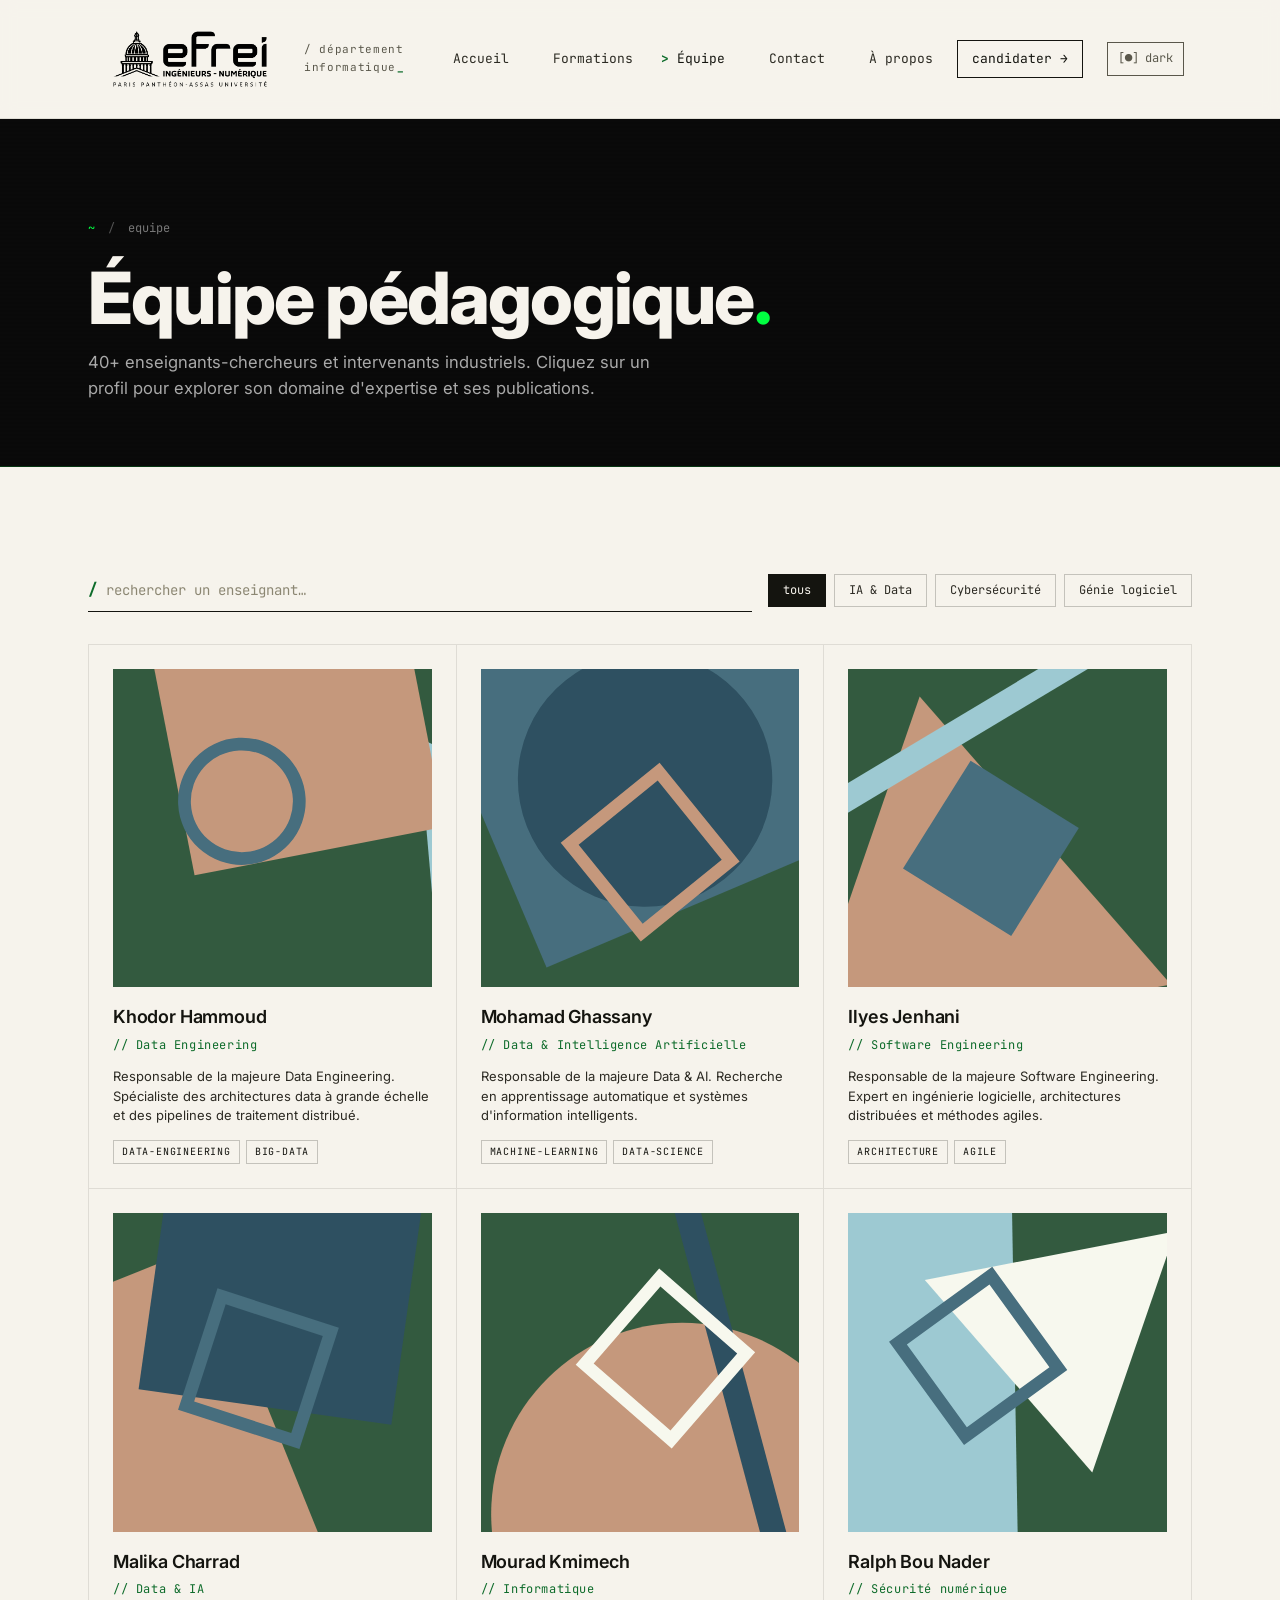
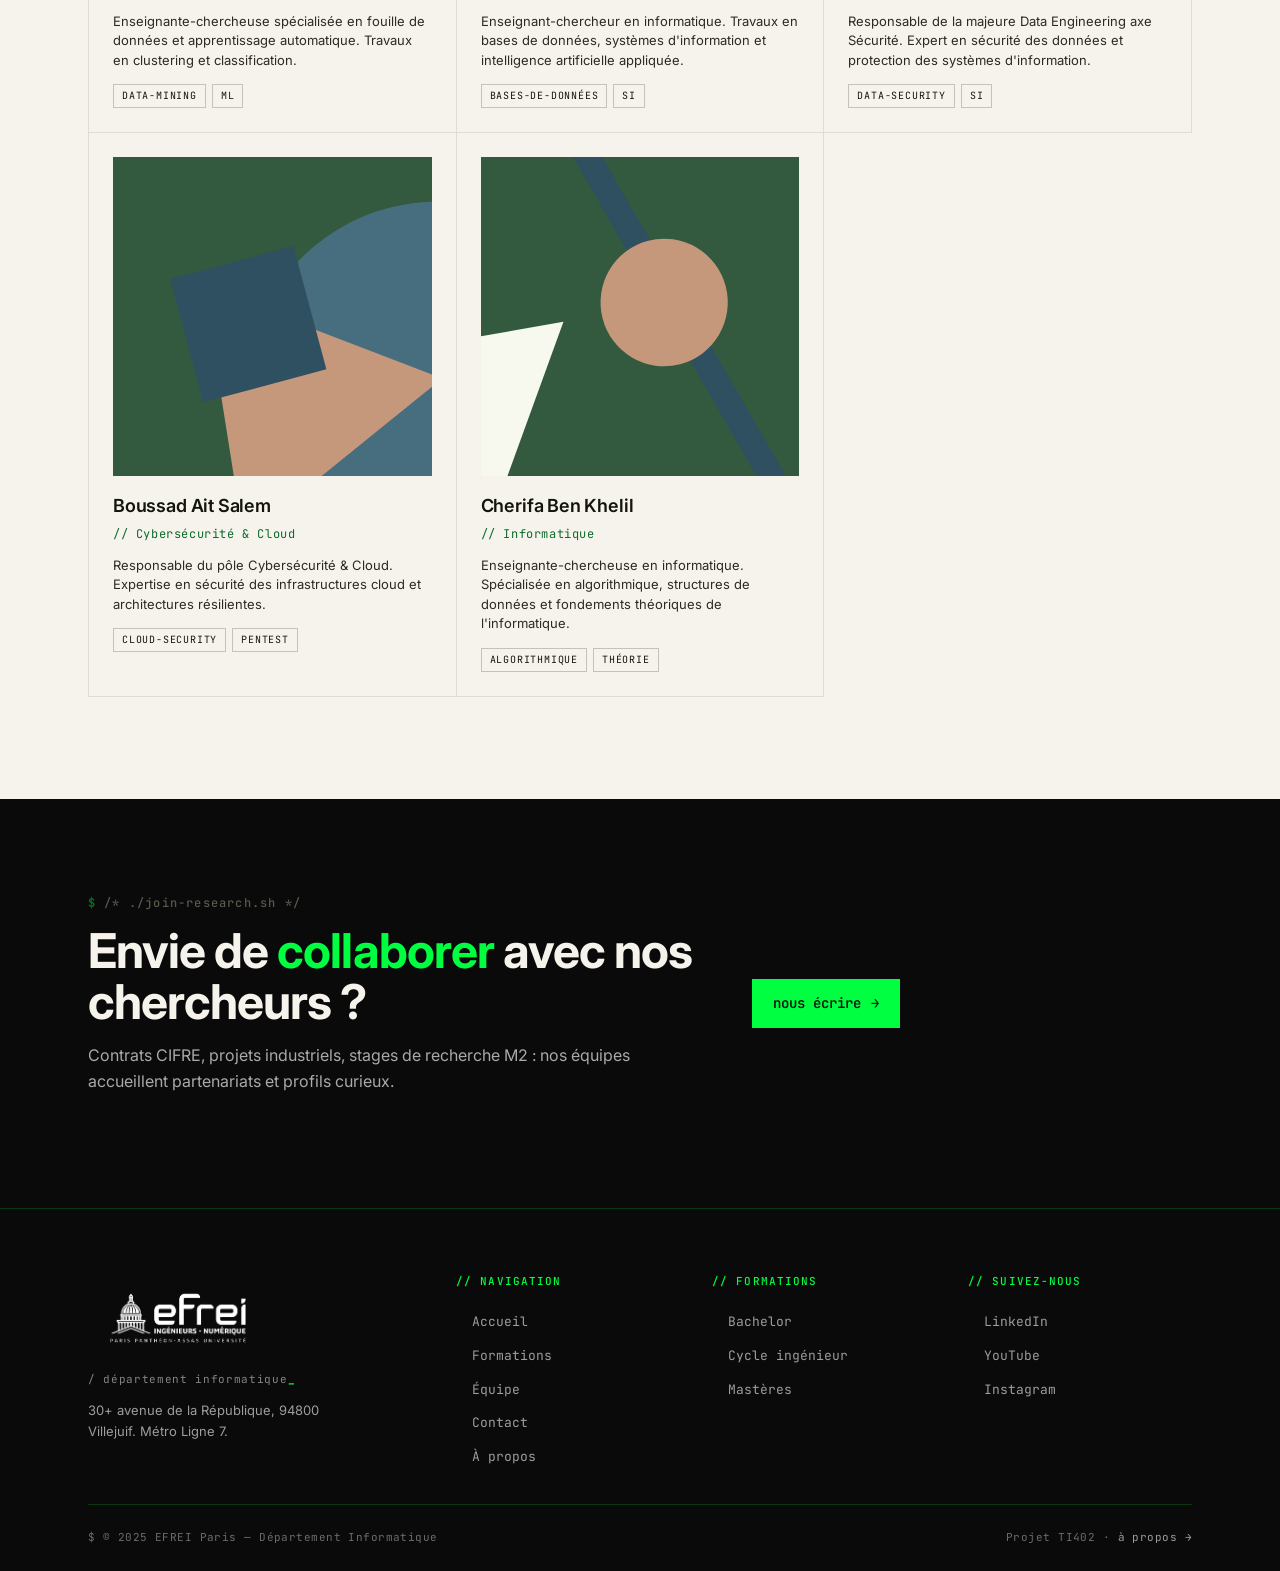
<file: equipe.html>
<!DOCTYPE html>
<html lang="fr">
<head>
<meta charset="UTF-8">
<meta name="viewport" content="width=device-width, initial-scale=1">
<title>Équipe pédagogique — Département Informatique EFREI</title>
<meta name="description" content="Enseignants-chercheurs, intervenants et chercheurs du département Informatique de l'EFREI Paris.">
<link rel="stylesheet" href="styles.css">
<script>(function(){var s=localStorage.getItem('efrei-theme');if(s==='dark')document.documentElement.classList.add('is-dark-pre');}());</script>
</head>
<body>

<a class="skip-nav" href="#main">Aller au contenu</a>

<header class="site-header">
  <div class="container site-header__inner">
    <a href="index.html" class="brand">
      <img src="ImageEfrei/Logo-Efrei-Noir-1.png" alt="EFREI Paris" class="brand__logo">
      <span class="brand__sub">/ département informatique</span>
    </a>
    <nav class="nav" id="nav" aria-label="Navigation principale">
      <a href="index.html" class="nav__link">Accueil</a>
      <a href="formations.html" class="nav__link">Formations</a>
      <a href="equipe.html" class="nav__link is-active">Équipe</a>
      <a href="contact.html" class="nav__link">Contact</a>
      <a href="a-propos.html" class="nav__link">À propos</a>
      <a href="contact.html" class="nav__cta">candidater →</a>
    </nav>
    <button class="theme-toggle" id="theme-toggle" aria-label="Basculer le mode d'affichage" title="Mode sombre / clair">
      <span class="theme-toggle__icon">[●]</span>
      <span class="theme-toggle__label">dark</span>
    </button>
    <button class="burger" id="burger" aria-controls="nav" aria-expanded="false">[ menu ]</button>
  </div>
</header>

<main id="main">

<section class="page-head">
  <div class="container page-head__inner">
    <p class="page-head__breadcrumb">
      <a href="index.html">~</a> <span class="sep">/</span> <span>equipe</span>
    </p>
    <h1 class="page-head__title">Équipe pédagogique<span class="accent">.</span></h1>
    <p class="page-head__lead">
      40+ enseignants-chercheurs et intervenants industriels. Cliquez sur un profil pour explorer son domaine d'expertise et ses publications.
    </p>
  </div>
</section>

<section class="section">
  <div class="container">

    <div class="team-tools" data-reveal>
      <label class="search">
        <input type="search" id="team-search" placeholder="rechercher un enseignant…" aria-label="Rechercher un enseignant">
      </label>
      <div class="filters" style="margin:0;padding:0;border:none;" id="team-filters" role="tablist" aria-label="Filtrer par domaine">
        <button class="filter-chip is-active" data-domain="all">tous</button>
        <button class="filter-chip" data-domain="ia">IA &amp; Data</button>
        <button class="filter-chip" data-domain="cyber">Cybersécurité</button>
        <button class="filter-chip" data-domain="se">Génie logiciel</button>
      </div>
    </div>

    <div class="team-grid" id="team-grid" data-reveal>

      <article class="team-card" data-name="Khodor Hammoud" data-domain="ia">
        <div class="team-card__photo"><img src="team-avatars/hammoud.svg" alt="Portrait de Khodor Hammoud"></div>
        <h3 class="team-card__name">Khodor Hammoud</h3>
        <p class="team-card__role">// Data Engineering</p>
        <p class="team-card__bio">Responsable de la majeure Data Engineering. Spécialiste des architectures data à grande échelle et des pipelines de traitement distribué.</p>
        <div class="team-card__tags"><span class="tag">data-engineering</span><span class="tag">big-data</span></div>
      </article>

      <article class="team-card" data-name="Mohamad Ghassany" data-domain="ia">
        <div class="team-card__photo"><img src="team-avatars/ghassany.svg" alt="Portrait de Mohamad Ghassany"></div>
        <h3 class="team-card__name">Mohamad Ghassany</h3>
        <p class="team-card__role">// Data &amp; Intelligence Artificielle</p>
        <p class="team-card__bio">Responsable de la majeure Data &amp; AI. Recherche en apprentissage automatique et systèmes d'information intelligents.</p>
        <div class="team-card__tags"><span class="tag">machine-learning</span><span class="tag">data-science</span></div>
      </article>

      <article class="team-card" data-name="Ilyes Jenhani" data-domain="se">
        <div class="team-card__photo"><img src="team-avatars/jenhani.svg" alt="Portrait de Ilyes Jenhani"></div>
        <h3 class="team-card__name">Ilyes Jenhani</h3>
        <p class="team-card__role">// Software Engineering</p>
        <p class="team-card__bio">Responsable de la majeure Software Engineering. Expert en ingénierie logicielle, architectures distribuées et méthodes agiles.</p>
        <div class="team-card__tags"><span class="tag">architecture</span><span class="tag">agile</span></div>
      </article>

      <article class="team-card" data-name="Malika Charrad" data-domain="ia">
        <div class="team-card__photo"><img src="team-avatars/charrad.svg" alt="Portrait de Malika Charrad"></div>
        <h3 class="team-card__name">Malika Charrad</h3>
        <p class="team-card__role">// Data &amp; IA</p>
        <p class="team-card__bio">Enseignante-chercheuse spécialisée en fouille de données et apprentissage automatique. Travaux en clustering et classification.</p>
        <div class="team-card__tags"><span class="tag">data-mining</span><span class="tag">ml</span></div>
      </article>

      <article class="team-card" data-name="Mourad Kmimech" data-domain="se">
        <div class="team-card__photo"><img src="team-avatars/kmimech.svg" alt="Portrait de Mourad Kmimech"></div>
        <h3 class="team-card__name">Mourad Kmimech</h3>
        <p class="team-card__role">// Informatique</p>
        <p class="team-card__bio">Enseignant-chercheur en informatique. Travaux en bases de données, systèmes d'information et intelligence artificielle appliquée.</p>
        <div class="team-card__tags"><span class="tag">bases-de-données</span><span class="tag">SI</span></div>
      </article>

      <article class="team-card" data-name="Ralph Bou Nader" data-domain="cyber">
        <div class="team-card__photo"><img src="team-avatars/bou-nader.svg" alt="Portrait de Ralph Bou Nader"></div>
        <h3 class="team-card__name">Ralph Bou Nader</h3>
        <p class="team-card__role">// Sécurité numérique</p>
        <p class="team-card__bio">Responsable de la majeure Data Engineering axe Sécurité. Expert en sécurité des données et protection des systèmes d'information.</p>
        <div class="team-card__tags"><span class="tag">data-security</span><span class="tag">SI</span></div>
      </article>

      <article class="team-card" data-name="Boussad Ait Salem" data-domain="cyber">
        <div class="team-card__photo"><img src="team-avatars/ait-salem.svg" alt="Portrait de Boussad Ait Salem"></div>
        <h3 class="team-card__name">Boussad Ait Salem</h3>
        <p class="team-card__role">// Cybersécurité &amp; Cloud</p>
        <p class="team-card__bio">Responsable du pôle Cybersécurité &amp; Cloud. Expertise en sécurité des infrastructures cloud et architectures résilientes.</p>
        <div class="team-card__tags"><span class="tag">cloud-security</span><span class="tag">pentest</span></div>
      </article>

      <article class="team-card" data-name="Cherifa Ben Khelil" data-domain="se">
        <div class="team-card__photo"><img src="team-avatars/ben-khelil.svg" alt="Portrait de Cherifa Ben Khelil"></div>
        <h3 class="team-card__name">Cherifa Ben Khelil</h3>
        <p class="team-card__role">// Informatique</p>
        <p class="team-card__bio">Enseignante-chercheuse en informatique. Spécialisée en algorithmique, structures de données et fondements théoriques de l'informatique.</p>
        <div class="team-card__tags"><span class="tag">algorithmique</span><span class="tag">théorie</span></div>
      </article>

    </div>

    <p class="form-meta" id="team-empty" style="display:none;margin-top:24px;">[info] aucun enseignant ne correspond à votre recherche.</p>

  </div>
</section>

<section class="cta-band">
  <div class="container cta-band__grid">
    <div>
      <p class="eyebrow">/* ./join-research.sh */</p>
      <h2 class="cta-band__title" style="margin-top:12px;">Envie de <span class="accent">collaborer</span> avec nos chercheurs ?</h2>
      <p class="cta-band__lead">Contrats CIFRE, projets industriels, stages de recherche M2 : nos équipes accueillent partenariats et profils curieux.</p>
    </div>
    <div class="cta-band__actions">
      <a href="contact.html" class="btn btn--green-on-dark">Nous écrire</a>
    </div>
  </div>
</section>

</main>

<footer class="site-footer">
  <div class="container">
    <div class="site-footer__grid">
      <div class="site-footer__brand">
        <img src="ImageEfrei/Logo-Efrei-Blanc.png" alt="EFREI Paris" class="brand__logo">
        <span class="brand__sub" style="display:block;margin-top:8px;">/ département informatique</span>
        <p>30+ avenue de la République, 94800 Villejuif. Métro Ligne 7.</p>
      </div>
      <div class="site-footer__col">
        <h4>// navigation</h4>
        <ul>
          <li><a href="index.html">Accueil</a></li>
          <li><a href="formations.html">Formations</a></li>
          <li><a href="equipe.html">Équipe</a></li>
          <li><a href="contact.html">Contact</a></li>
          <li><a href="a-propos.html">À propos</a></li>
        </ul>
      </div>
      <div class="site-footer__col">
        <h4>// formations</h4>
        <ul>
          <li><a href="formations.html#bachelor">Bachelor</a></li>
          <li><a href="formations.html#ingenieur">Cycle ingénieur</a></li>
          <li><a href="formations.html#master">Mastères</a></li>
        </ul>
      </div>
      <div class="site-footer__col">
        <h4>// suivez-nous</h4>
        <ul>
          <li><a href="https://www.linkedin.com/school/efrei/posts/?feedView=all" target="_blank" rel="noopener">LinkedIn</a></li>
          <li><a href="https://www.youtube.com/channel/UCjVwLB9nqhQeyE5KkdhGLgQ" target="_blank" rel="noopener">YouTube</a></li>
          <li><a href="https://www.instagram.com/efrei_paris/" target="_blank" rel="noopener">Instagram</a></li>
        </ul>
      </div>
    </div>
    <div class="site-footer__bottom">
      <span>$ © 2025 EFREI Paris — Département Informatique</span>
      <span>Projet TI402 · <a href="a-propos.html">à propos →</a></span>
    </div>
  </div>
</footer>

<script src="app.js" defer></script>
</body>
</html>
</file>
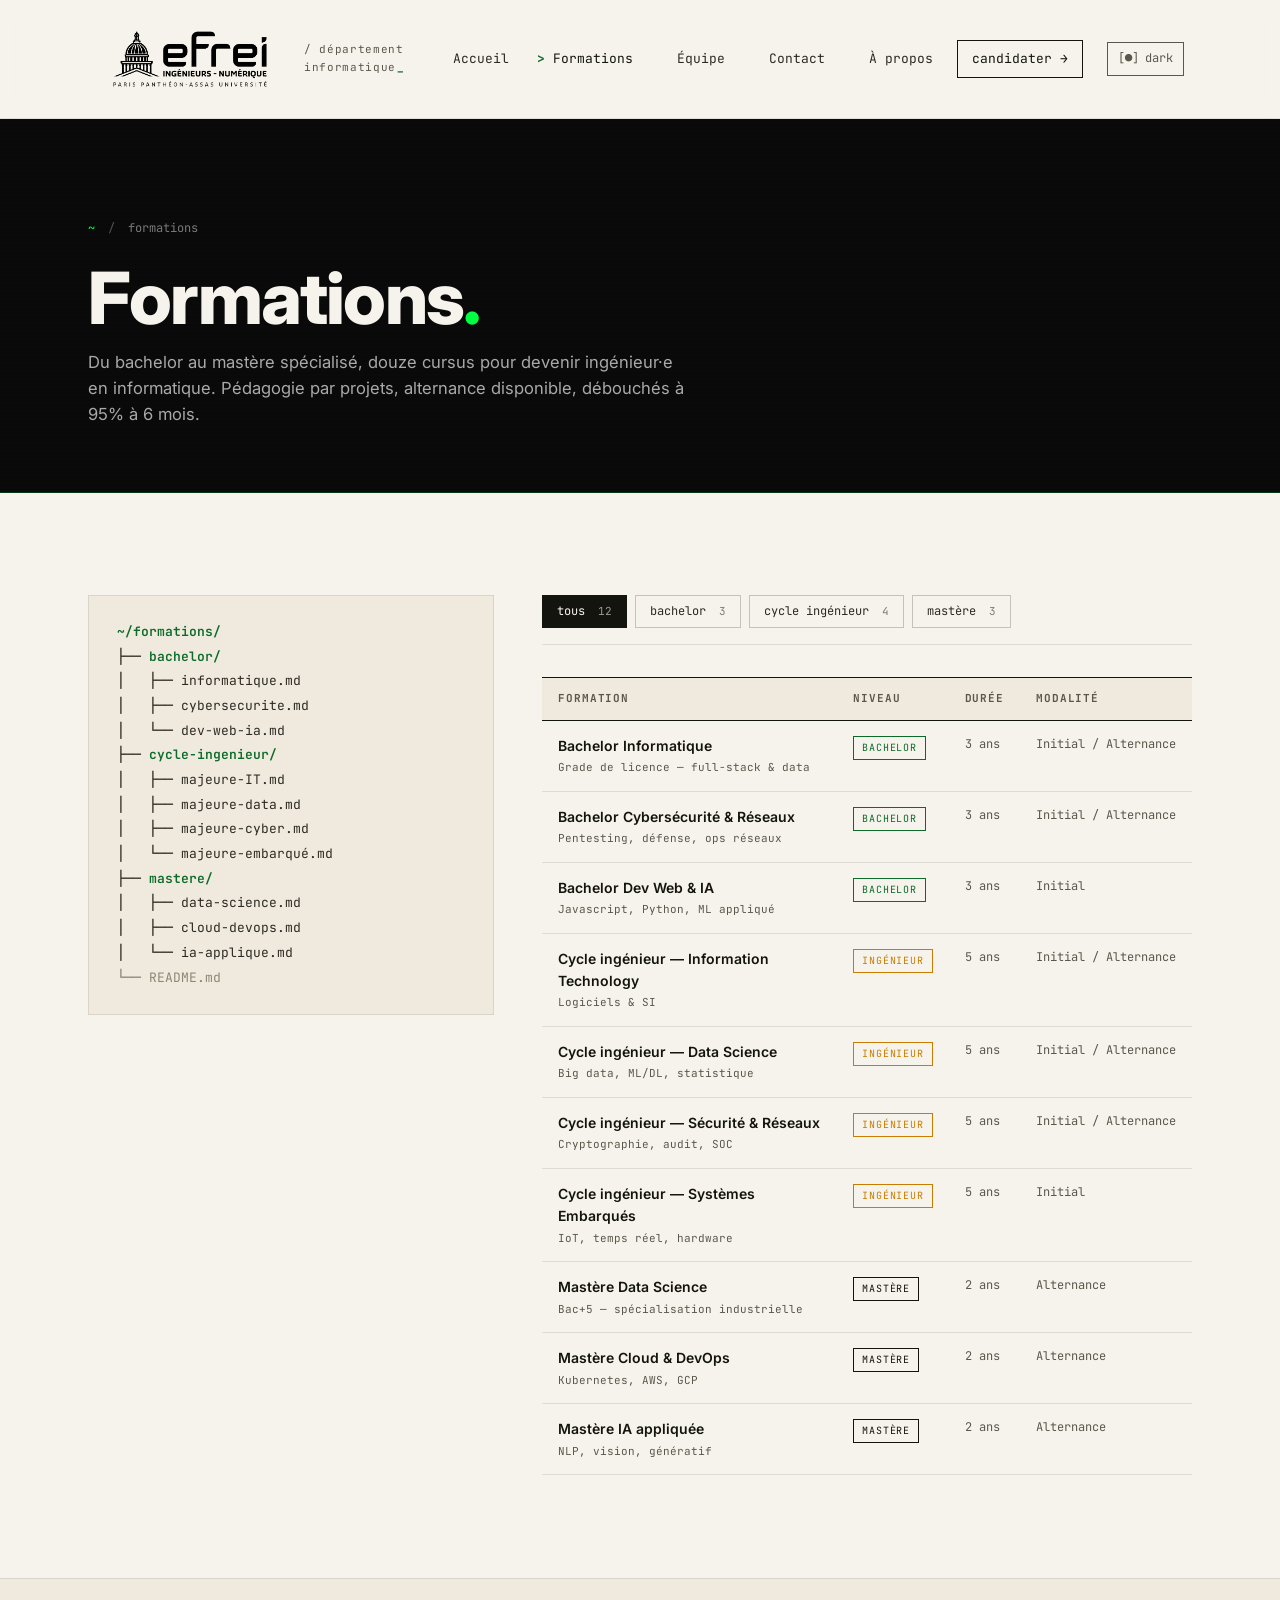
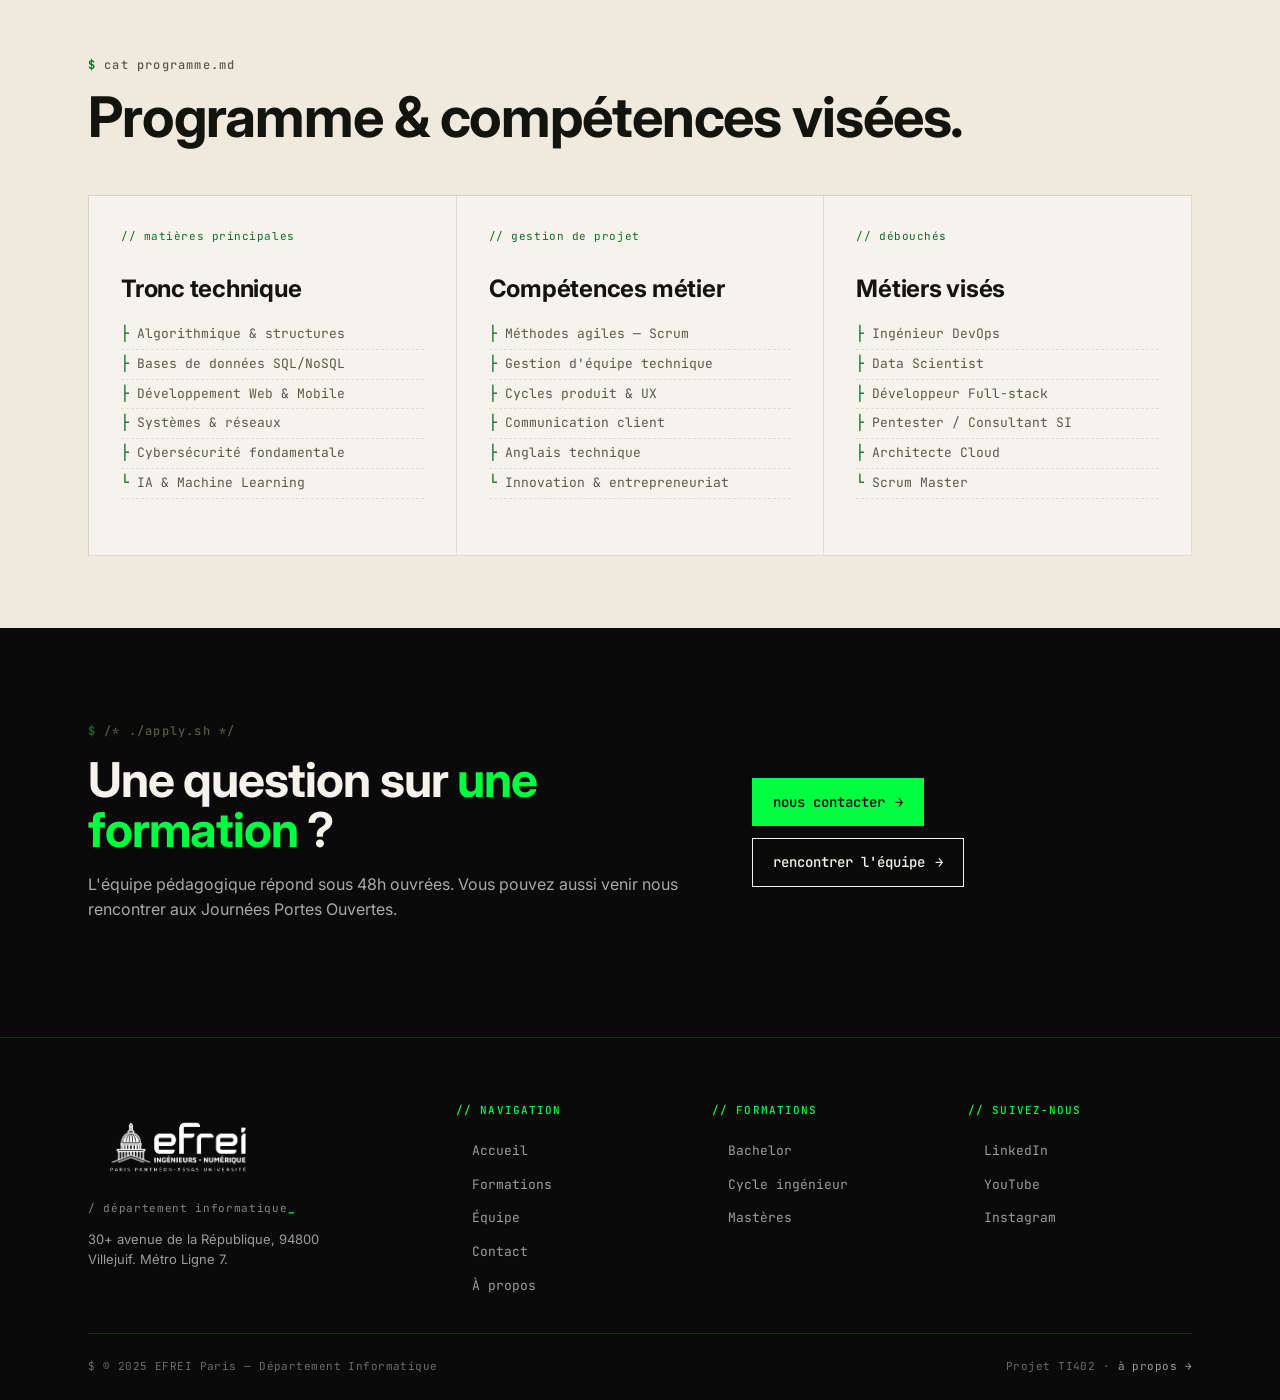
<file: formations.html>
<!DOCTYPE html>
<html lang="fr">
<head>
<meta charset="UTF-8">
<meta name="viewport" content="width=device-width, initial-scale=1">
<title>Formations — Département Informatique EFREI</title>
<meta name="description" content="Catalogue des formations du département Informatique de l'EFREI Paris : bachelors, cycle ingénieur, mastères.">
<link rel="stylesheet" href="styles.css">
<script>(function(){var s=localStorage.getItem('efrei-theme');if(s==='dark')document.documentElement.classList.add('is-dark-pre');}());</script>
</head>
<body>

<a class="skip-nav" href="#main">Aller au contenu</a>

<header class="site-header">
  <div class="container site-header__inner">
    <a href="index.html" class="brand">
      <img src="ImageEfrei/Logo-Efrei-Noir-1.png" alt="EFREI Paris" class="brand__logo">
      <span class="brand__sub">/ département informatique</span>
    </a>
    <nav class="nav" id="nav" aria-label="Navigation principale">
      <a href="index.html" class="nav__link">Accueil</a>
      <a href="formations.html" class="nav__link is-active">Formations</a>
      <a href="equipe.html" class="nav__link">Équipe</a>
      <a href="contact.html" class="nav__link">Contact</a>
      <a href="a-propos.html" class="nav__link">À propos</a>
      <a href="contact.html" class="nav__cta">candidater →</a>
    </nav>
    <button class="theme-toggle" id="theme-toggle" aria-label="Basculer le mode d'affichage" title="Mode sombre / clair">
      <span class="theme-toggle__icon">[●]</span>
      <span class="theme-toggle__label">dark</span>
    </button>
    <button class="burger" id="burger" aria-controls="nav" aria-expanded="false">[ menu ]</button>
  </div>
</header>

<main id="main">

<!-- ═════ PAGE HEAD ═════ -->
<section class="page-head">
  <div class="container page-head__inner">
    <p class="page-head__breadcrumb">
      <a href="index.html">~</a> <span class="sep">/</span> <span>formations</span>
    </p>
    <h1 class="page-head__title">Formations<span class="accent">.</span></h1>
    <p class="page-head__lead">
      Du bachelor au mastère spécialisé, douze cursus pour devenir ingénieur·e en informatique. Pédagogie par projets, alternance disponible, débouchés à 95% à 6 mois.
    </p>
  </div>
</section>

<!-- ═════ ARBORESCENCE + TABLE ═════ -->
<section class="section">
  <div class="container">

    <div data-reveal class="formations-layout">
      <!-- Tree -->
      <aside class="tree" aria-hidden="true">
        <div class="tree__line dir">~/formations/</div>
        <div class="tree__line">├── <span style="color:var(--green-ink);font-weight:600">bachelor/</span></div>
        <div class="tree__line">│   ├── informatique.md</div>
        <div class="tree__line">│   ├── cybersecurite.md</div>
        <div class="tree__line">│   └── dev-web-ia.md</div>
        <div class="tree__line">├── <span style="color:var(--green-ink);font-weight:600">cycle-ingenieur/</span></div>
        <div class="tree__line">│   ├── majeure-IT.md</div>
        <div class="tree__line">│   ├── majeure-data.md</div>
        <div class="tree__line">│   ├── majeure-cyber.md</div>
        <div class="tree__line">│   └── majeure-embarqué.md</div>
        <div class="tree__line">├── <span style="color:var(--green-ink);font-weight:600">mastere/</span></div>
        <div class="tree__line">│   ├── data-science.md</div>
        <div class="tree__line">│   ├── cloud-devops.md</div>
        <div class="tree__line">│   └── ia-applique.md</div>
        <div class="tree__line dim">└── README.md</div>
      </aside>

      <!-- Table -->
      <div>
        <div class="filters" id="filters" role="tablist" aria-label="Filtrer par niveau">
          <button class="filter-chip is-active" data-filter="all">tous <span class="filter-chip__count">12</span></button>
          <button class="filter-chip" data-filter="bachelor">bachelor <span class="filter-chip__count">3</span></button>
          <button class="filter-chip" data-filter="ing">cycle ingénieur <span class="filter-chip__count">4</span></button>
          <button class="filter-chip" data-filter="master">mastère <span class="filter-chip__count">3</span></button>
        </div>

        <table class="form-table" id="form-table">
          <thead>
            <tr>
              <th>Formation</th>
              <th>Niveau</th>
              <th>Durée</th>
              <th>Modalité</th>
            </tr>
          </thead>
          <tbody>
            <tr data-cat="bachelor" id="bachelor">
              <td class="col-name" data-label="Formation">Bachelor Informatique<small>Grade de licence — full-stack &amp; data</small></td>
              <td class="col-tag" data-label="Niveau"><span class="tag tag--bachelor">Bachelor</span></td>
              <td class="col-mono" data-label="Durée">3 ans</td>
              <td class="col-mono" data-label="Modalité">Initial / Alternance</td>
            </tr>
            <tr data-cat="bachelor">
              <td class="col-name" data-label="Formation">Bachelor Cybersécurité &amp; Réseaux<small>Pentesting, défense, ops réseaux</small></td>
              <td class="col-tag" data-label="Niveau"><span class="tag tag--bachelor">Bachelor</span></td>
              <td class="col-mono" data-label="Durée">3 ans</td>
              <td class="col-mono" data-label="Modalité">Initial / Alternance</td>
            </tr>
            <tr data-cat="bachelor">
              <td class="col-name" data-label="Formation">Bachelor Dev Web &amp; IA<small>Javascript, Python, ML appliqué</small></td>
              <td class="col-tag" data-label="Niveau"><span class="tag tag--bachelor">Bachelor</span></td>
              <td class="col-mono" data-label="Durée">3 ans</td>
              <td class="col-mono" data-label="Modalité">Initial</td>
            </tr>

            <tr data-cat="ing" id="ingenieur">
              <td class="col-name" data-label="Formation">Cycle ingénieur — Information Technology<small>Logiciels &amp; SI</small></td>
              <td class="col-tag" data-label="Niveau"><span class="tag tag--ing">Ingénieur</span></td>
              <td class="col-mono" data-label="Durée">5 ans</td>
              <td class="col-mono" data-label="Modalité">Initial / Alternance</td>
            </tr>
            <tr data-cat="ing">
              <td class="col-name" data-label="Formation">Cycle ingénieur — Data Science<small>Big data, ML/DL, statistique</small></td>
              <td class="col-tag" data-label="Niveau"><span class="tag tag--ing">Ingénieur</span></td>
              <td class="col-mono" data-label="Durée">5 ans</td>
              <td class="col-mono" data-label="Modalité">Initial / Alternance</td>
            </tr>
            <tr data-cat="ing">
              <td class="col-name" data-label="Formation">Cycle ingénieur — Sécurité &amp; Réseaux<small>Cryptographie, audit, SOC</small></td>
              <td class="col-tag" data-label="Niveau"><span class="tag tag--ing">Ingénieur</span></td>
              <td class="col-mono" data-label="Durée">5 ans</td>
              <td class="col-mono" data-label="Modalité">Initial / Alternance</td>
            </tr>
            <tr data-cat="ing">
              <td class="col-name" data-label="Formation">Cycle ingénieur — Systèmes Embarqués<small>IoT, temps réel, hardware</small></td>
              <td class="col-tag" data-label="Niveau"><span class="tag tag--ing">Ingénieur</span></td>
              <td class="col-mono" data-label="Durée">5 ans</td>
              <td class="col-mono" data-label="Modalité">Initial</td>
            </tr>

            <tr data-cat="master" id="master">
              <td class="col-name" data-label="Formation">Mastère Data Science<small>Bac+5 — spécialisation industrielle</small></td>
              <td class="col-tag" data-label="Niveau"><span class="tag tag--master">Mastère</span></td>
              <td class="col-mono" data-label="Durée">2 ans</td>
              <td class="col-mono" data-label="Modalité">Alternance</td>
            </tr>
            <tr data-cat="master">
              <td class="col-name" data-label="Formation">Mastère Cloud &amp; DevOps<small>Kubernetes, AWS, GCP</small></td>
              <td class="col-tag" data-label="Niveau"><span class="tag tag--master">Mastère</span></td>
              <td class="col-mono" data-label="Durée">2 ans</td>
              <td class="col-mono" data-label="Modalité">Alternance</td>
            </tr>
            <tr data-cat="master">
              <td class="col-name" data-label="Formation">Mastère IA appliquée<small>NLP, vision, génératif</small></td>
              <td class="col-tag" data-label="Niveau"><span class="tag tag--master">Mastère</span></td>
              <td class="col-mono" data-label="Durée">2 ans</td>
              <td class="col-mono" data-label="Modalité">Alternance</td>
            </tr>
          </tbody>
        </table>
      </div>
    </div>

  </div>
</section>

<!-- ═════ DÉTAILS PROGRAMME ═════ -->
<section class="section section--tight" style="background:var(--ivory-2);border-top:1px solid var(--line);">
  <div class="container">
    <div data-reveal>
      <p class="eyebrow">cat programme.md</p>
      <h2 class="h-1" style="margin-top:12px;">Programme &amp; compétences visées.</h2>
    </div>

    <div class="pillars__grid" style="margin-top:48px;">
      <article class="pillar">
        <p class="pillar__num">// matières principales</p>
        <h3 class="pillar__title">Tronc technique</h3>
        <ul class="pillar__list">
          <li>Algorithmique &amp; structures</li>
          <li>Bases de données SQL/NoSQL</li>
          <li>Développement Web &amp; Mobile</li>
          <li>Systèmes &amp; réseaux</li>
          <li>Cybersécurité fondamentale</li>
          <li>IA &amp; Machine Learning</li>
        </ul>
      </article>
      <article class="pillar">
        <p class="pillar__num">// gestion de projet</p>
        <h3 class="pillar__title">Compétences métier</h3>
        <ul class="pillar__list">
          <li>Méthodes agiles — Scrum</li>
          <li>Gestion d'équipe technique</li>
          <li>Cycles produit &amp; UX</li>
          <li>Communication client</li>
          <li>Anglais technique</li>
          <li>Innovation &amp; entrepreneuriat</li>
        </ul>
      </article>
      <article class="pillar">
        <p class="pillar__num">// débouchés</p>
        <h3 class="pillar__title">Métiers visés</h3>
        <ul class="pillar__list">
          <li>Ingénieur DevOps</li>
          <li>Data Scientist</li>
          <li>Développeur Full-stack</li>
          <li>Pentester / Consultant SI</li>
          <li>Architecte Cloud</li>
          <li>Scrum Master</li>
        </ul>
      </article>
    </div>
  </div>
</section>

<!-- ═════ CTA ═════ -->
<section class="cta-band">
  <div class="container cta-band__grid">
    <div>
      <p class="eyebrow">/* ./apply.sh */</p>
      <h2 class="cta-band__title" style="margin-top:12px;">Une question sur <span class="accent">une formation</span> ?</h2>
      <p class="cta-band__lead">L'équipe pédagogique répond sous 48h ouvrées. Vous pouvez aussi venir nous rencontrer aux Journées Portes Ouvertes.</p>
    </div>
    <div class="cta-band__actions">
      <a href="contact.html" class="btn btn--green-on-dark">Nous contacter</a>
      <a href="equipe.html" class="btn btn--on-dark">Rencontrer l'équipe</a>
    </div>
  </div>
</section>

</main>

<footer class="site-footer">
  <div class="container">
    <div class="site-footer__grid">
      <div class="site-footer__brand">
        <img src="ImageEfrei/Logo-Efrei-Blanc.png" alt="EFREI Paris" class="brand__logo">
        <span class="brand__sub" style="display:block;margin-top:8px;">/ département informatique</span>
        <p>30+ avenue de la République, 94800 Villejuif. Métro Ligne 7.</p>
      </div>
      <div class="site-footer__col">
        <h4>// navigation</h4>
        <ul>
          <li><a href="index.html">Accueil</a></li>
          <li><a href="formations.html">Formations</a></li>
          <li><a href="equipe.html">Équipe</a></li>
          <li><a href="contact.html">Contact</a></li>
          <li><a href="a-propos.html">À propos</a></li>
        </ul>
      </div>
      <div class="site-footer__col">
        <h4>// formations</h4>
        <ul>
          <li><a href="formations.html#bachelor">Bachelor</a></li>
          <li><a href="formations.html#ingenieur">Cycle ingénieur</a></li>
          <li><a href="formations.html#master">Mastères</a></li>
        </ul>
      </div>
      <div class="site-footer__col">
        <h4>// suivez-nous</h4>
        <ul>
          <li><a href="https://www.linkedin.com/school/efrei/posts/?feedView=all" target="_blank" rel="noopener">LinkedIn</a></li>
          <li><a href="https://www.youtube.com/channel/UCjVwLB9nqhQeyE5KkdhGLgQ" target="_blank" rel="noopener">YouTube</a></li>
          <li><a href="https://www.instagram.com/efrei_paris/" target="_blank" rel="noopener">Instagram</a></li>
        </ul>
      </div>
    </div>
    <div class="site-footer__bottom">
      <span>$ © 2025 EFREI Paris — Département Informatique</span>
      <span>Projet TI402 · <a href="a-propos.html">à propos →</a></span>
    </div>
  </div>
</footer>

<script src="app.js" defer></script>
</body>
</html>
</file>
<file: styles.css>
/* ════════════════════════════════════════════════════════════════
   EFREI Département Informatique — Site vitrine
   Direction B : Hybride "Code → Produit"
   Stack : HTML5 + CSS3 + JS vanilla (W3C valide)
   Auteurs : Deschamps Malo & Toussaint Mathis — TI402
   ════════════════════════════════════════════════════════════════ */

@import url('https://fonts.googleapis.com/css2?family=JetBrains+Mono:wght@400;500;700&family=Inter:wght@400;500;600;700;800&display=swap');

/* ── 1. RESET & TOKENS ──────────────────────────────────────── */
*, *::before, *::after { box-sizing: border-box; margin: 0; padding: 0; }

:root {
  /* Identité claire (corps du site) */
  --ivory:        #f6f3ec;
  --ivory-2:      #efeadd;
  --ivory-3:      #e6dfcc;
  --ink:          #14140f;
  --ink-2:        #2c2a23;
  --ink-3:        #5a574b;
  --ink-4:        #8c8773;
  --line:         rgba(20,20,15,0.10);
  --line-strong:  rgba(20,20,15,0.22);

  /* Identité sombre (hero / sections terminal) */
  --night:        #0a0a0a;
  --night-2:      #131313;
  --night-3:      #1a1a1a;
  --night-line:   rgba(0,255,65,0.18);

  /* Accents — un seul vert qui fait le pont entre les deux mondes */
  --green:        #00FF41;        /* mode dark */
  --green-ink:    #0d6b2a;        /* mode light, lisible sur ivoire */
  --green-ink-h:  #094f1f;
  --amber:        #c87c00;        /* mode light */
  --amber-dark:   #FFB000;        /* mode dark */
  --red:          #c43d3d;

  /* Typographie */
  --mono:    'JetBrains Mono', 'Courier New', monospace;
  --sans:    'Inter', -apple-system, BlinkMacSystemFont, 'Segoe UI', sans-serif;

  /* Échelle */
  --max-w:   1200px;
  --gutter:  clamp(20px, 4vw, 48px);

  /* Animation */
  --ease-snap: cubic-bezier(.2,.6,.2,1);
}

html { scroll-behavior: smooth; }
body {
  font-family: var(--sans);
  font-size: 16px;
  line-height: 1.6;
  color: var(--ink);
  background: var(--ivory);
  -webkit-font-smoothing: antialiased;
  text-rendering: optimizeLegibility;
}

a { color: inherit; text-decoration: none; }
img { max-width: 100%; display: block; }
button { font: inherit; cursor: pointer; border: none; background: none; color: inherit; }

/* Sélection */
::selection { background: var(--green-ink); color: var(--ivory); }

/* ── 2. LAYOUT PRIMITIVES ───────────────────────────────────── */
.container {
  width: 100%;
  max-width: var(--max-w);
  margin: 0 auto;
  padding-left: var(--gutter);
  padding-right: var(--gutter);
}

.section { padding: clamp(56px, 8vw, 112px) 0; }
.section--tight { padding: clamp(40px, 6vw, 72px) 0; }
.section--dark { background: var(--night); color: var(--ivory); }

/* Eyebrow mono — ADN du site, présent partout */
.eyebrow {
  font-family: var(--mono);
  font-size: 12px;
  font-weight: 500;
  letter-spacing: 0.1em;
  text-transform: lowercase;
  color: var(--ink-3);
  display: inline-flex;
  align-items: baseline;
  gap: 8px;
}
.eyebrow::before { content: '$'; color: var(--green-ink); font-weight: 700; }
.section--dark .eyebrow { color: rgba(255,255,255,0.55); }
.section--dark .eyebrow::before { color: var(--green); }

/* Headings */
.h-display {
  font-family: var(--sans);
  font-weight: 800;
  font-size: clamp(40px, 7vw, 88px);
  line-height: 0.98;
  letter-spacing: -0.025em;
}
.h-1 {
  font-weight: 700;
  font-size: clamp(32px, 5vw, 56px);
  line-height: 1.05;
  letter-spacing: -0.02em;
}
.h-2 {
  font-weight: 700;
  font-size: clamp(24px, 3vw, 36px);
  line-height: 1.15;
  letter-spacing: -0.015em;
}
.h-3 {
  font-weight: 600;
  font-size: 20px;
  line-height: 1.3;
}

/* Lead paragraph */
.lead {
  font-size: clamp(17px, 1.6vw, 20px);
  line-height: 1.55;
  color: var(--ink-2);
  max-width: 64ch;
}
.section--dark .lead { color: rgba(255,255,255,0.75); }

/* ── 3. HEADER ──────────────────────────────────────────────── */
.site-header {
  position: sticky;
  top: 0;
  z-index: 100;
  background: rgba(246,243,236,0.92);
  backdrop-filter: saturate(140%) blur(8px);
  -webkit-backdrop-filter: saturate(140%) blur(8px);
  border-bottom: 1px solid var(--line);
}
.site-header__inner {
  display: flex;
  align-items: center;
  justify-content: space-between;
  height: 118px;
}
.brand { display: flex; align-items: center; gap: 12px; }
.brand__logo { height: 102px; width: auto; display: block; flex-shrink: 0; }
.brand__sub::after {
  content: '_';
  color: var(--green-ink);
  font-weight: 700;
  animation: blink 1.1s step-end infinite;
  margin-left: 1px;
}
.site-footer .brand__sub::after { color: var(--green); }
.brand__sub {
  font-family: var(--mono);
  font-size: 11px;
  color: var(--ink-3);
  letter-spacing: 0.06em;
}
@media (max-width: 640px) { .brand__sub { display: none; } }

.nav { display: flex; gap: 4px; align-items: center; }
.nav__link {
  font-family: var(--mono);
  font-size: 13px;
  color: var(--ink-2);
  padding: 8px 12px;
  position: relative;
  transition: color .15s var(--ease-snap);
  white-space: nowrap;
}
.nav__link::before {
  content: '> ';
  font-weight: 700;
  color: transparent;
}
.nav__link:hover { color: var(--green-ink); }
.nav__link:hover::before {
  color: var(--green-ink);
  animation: blink 1.1s step-end infinite;
}
.nav__link.is-active { color: var(--ink); }
.nav__link.is-active::before {
  color: var(--green-ink);
  animation: none;
}

.nav__cta {
  font-family: var(--mono);
  font-size: 13px;
  padding: 8px 14px;
  border: 1px solid var(--ink);
  color: var(--ink);
  margin-left: 8px;
  transition: all .15s var(--ease-snap);
  white-space: nowrap;
}
.nav__cta:hover { background: var(--ink); color: var(--ivory); }

.burger {
  display: none;
  font-family: var(--mono);
  font-size: 13px;
  padding: 6px 10px;
  border: 1px solid var(--ink);
  color: var(--ink);
}

@media (max-width: 880px) {
  .nav, .nav__cta { display: none; }
  .burger { display: inline-block; }
  .nav.is-open {
    display: flex;
    flex-direction: column;
    align-items: stretch;
    gap: 0;
    position: fixed;
    inset: 118px 0 auto 0;
    background: var(--ivory);
    border-bottom: 1px solid var(--line);
    padding: 12px var(--gutter);
  }
  .nav.is-open .nav__link { padding: 14px 0; border-bottom: 1px solid var(--line); font-size: 16px; }
}
@media (max-width: 560px) {
  .brand__logo { height: 64px; }
  .site-header__inner { height: 80px; }
  .nav.is-open { inset: 80px 0 auto 0; }
}

/* ── 4. BUTTONS ─────────────────────────────────────────────── */
.btn {
  display: inline-flex;
  align-items: center;
  gap: 10px;
  font-family: var(--mono);
  font-size: 14px;
  font-weight: 500;
  padding: 12px 20px;
  border: 1px solid currentColor;
  transition: all .15s var(--ease-snap);
  text-transform: lowercase;
}
.btn:hover { transform: translateY(-1px); }
.btn::after { content: '→'; transition: transform .15s var(--ease-snap); }
.btn:hover::after { transform: translateX(3px); }

.btn--primary {
  background: var(--ink);
  color: var(--ivory);
  border-color: var(--ink);
}
.btn--primary:hover { background: var(--green-ink); border-color: var(--green-ink); }

.btn--green {
  background: var(--green-ink);
  color: var(--ivory);
  border-color: var(--green-ink);
}
.btn--green:hover { background: var(--green-ink-h); border-color: var(--green-ink-h); }

.btn--ghost {
  background: transparent;
  color: var(--ink);
}
.btn--ghost:hover { background: var(--ink); color: var(--ivory); }

.btn--on-dark { color: var(--ivory); border-color: var(--ivory); background: transparent; }
.btn--on-dark:hover { background: var(--green); color: var(--night); border-color: var(--green); }

.btn--green-on-dark { background: var(--green); color: var(--night); border-color: var(--green); }
.btn--green-on-dark:hover { background: var(--ivory); border-color: var(--ivory); }

.btn--sm { font-size: 12px; padding: 8px 14px; }

/* ── 5. HERO TERMINAL (page d'accueil) ──────────────────────── */
.hero {
  background: var(--night);
  color: var(--ivory);
  padding: clamp(60px, 10vw, 120px) 0 clamp(40px, 6vw, 80px);
  position: relative;
  overflow: hidden;
}
.hero::after {
  /* scanlines décoratives */
  content: '';
  position: absolute; inset: 0; pointer-events: none;
  background: repeating-linear-gradient(
    0deg,
    transparent,
    transparent 2px,
    rgba(0,0,0,0.18) 2px,
    rgba(0,0,0,0.18) 4px
  );
  mix-blend-mode: multiply;
}
.hero__inner { position: relative; z-index: 1; }

.term-window {
  border: 1px solid var(--night-line);
  background: var(--night-2);
  margin-bottom: 32px;
  max-width: 720px;
}
.term-window__chrome {
  display: flex;
  align-items: center;
  gap: 10px;
  padding: 8px 14px;
  border-bottom: 1px solid var(--night-line);
  font-family: var(--mono);
  font-size: 11px;
  color: rgba(255,255,255,0.4);
}
.term-window__dot {
  width: 10px; height: 10px;
  background: var(--ink-3);
  border-radius: 50%;
}
.term-window__dot.is-green { background: var(--green); }
.term-window__title { margin-left: 8px; letter-spacing: 0.05em; }

.term-window__body {
  padding: 18px 22px;
  font-family: var(--mono);
  font-size: 14px;
  line-height: 1.85;
  color: rgba(255,255,255,0.7);
  min-height: 160px;
}
.term-window__body .ps { color: rgba(255,255,255,0.35); }
.term-window__body .cmd { color: var(--green); }
.term-window__body .ok { color: var(--green); }
.term-window__body .arg { color: var(--amber-dark); }

.cursor::after {
  content: '▊';
  color: var(--green);
  animation: blink 1.1s step-end infinite;
  margin-left: 2px;
}

.hero__title {
  font-family: var(--sans);
  font-weight: 800;
  font-size: clamp(40px, 7vw, 88px);
  line-height: 0.98;
  letter-spacing: -0.025em;
  margin-bottom: 20px;
  max-width: 14ch;
}
.hero__title .accent { color: var(--green); }
.hero__lead {
  font-size: clamp(16px, 1.4vw, 18px);
  line-height: 1.55;
  color: rgba(255,255,255,0.7);
  max-width: 56ch;
  margin-bottom: 36px;
}
.hero__cta { display: flex; gap: 12px; flex-wrap: wrap; }

.hero__meta {
  margin-top: 56px;
  padding-top: 24px;
  border-top: 1px solid var(--night-line);
  display: grid;
  grid-template-columns: repeat(4, 1fr);
  gap: 0;
}
.hero__meta > div { padding-right: 24px; }
.hero__meta > div + div { padding-left: 24px; border-left: 1px solid var(--night-line); }
.hero__meta-num {
  font-family: var(--mono);
  font-size: clamp(22px, 3vw, 32px);
  color: var(--green);
  font-weight: 700;
}
.hero__meta-label {
  font-family: var(--mono);
  font-size: 11px;
  color: rgba(255,255,255,0.5);
  letter-spacing: 0.06em;
  margin-top: 4px;
}

@media (max-width: 720px) {
  .hero__meta { grid-template-columns: 1fr 1fr; gap: 16px; }
  .hero__meta > div { padding: 0; border: none !important; }
  .hero__meta > div + div { padding: 0; }
}

/* ── 6. "COMPILE" TRANSITION STRIP ──────────────────────────── */
.compile-strip {
  background: var(--night);
  color: var(--ivory);
  padding: 14px 0;
  border-top: 1px solid var(--night-line);
  font-family: var(--mono);
  font-size: 12px;
  overflow: hidden;
  white-space: nowrap;
  position: relative;
}
.compile-strip__track {
  display: inline-flex;
  gap: 48px;
  animation: marquee 40s linear infinite;
  color: rgba(255,255,255,0.45);
}
.compile-strip__track span { display: inline-flex; gap: 8px; align-items: baseline; }
.compile-strip__track .ok { color: var(--green); }

@keyframes marquee {
  from { transform: translateX(0); }
  to   { transform: translateX(-50%); }
}

/* ── 7. STATS / CHIFFRES ────────────────────────────────────── */
.stats {
  background: var(--ivory);
  border-top: 1px solid var(--line);
  border-bottom: 1px solid var(--line);
}
.stats__grid {
  display: grid;
  grid-template-columns: repeat(4, 1fr);
}
.stats__cell {
  padding: 32px 24px;
  border-right: 1px solid var(--line);
}
.stats__cell:last-child { border-right: none; }
.stats__num {
  font-family: var(--sans);
  font-weight: 800;
  font-size: clamp(40px, 5vw, 64px);
  line-height: 1;
  letter-spacing: -0.03em;
  color: var(--ink);
}
.stats__num .unit { font-size: 0.5em; color: var(--green-ink); margin-left: 4px; }
.stats__label {
  font-family: var(--mono);
  font-size: 12px;
  color: var(--ink-3);
  margin-top: 12px;
  letter-spacing: 0.05em;
}
@media (max-width: 720px) {
  .stats__grid { grid-template-columns: 1fr 1fr; }
  .stats__cell:nth-child(2n) { border-right: none; }
  .stats__cell:nth-child(-n+2) { border-bottom: 1px solid var(--line); }
}

/* ── 8. CARROUSEL ───────────────────────────────────────────── */
.carousel {
  position: relative;
  background: var(--ivory-2);
  border: 1px solid var(--line);
  overflow: hidden;
}
.carousel__viewport {
  position: relative;
  aspect-ratio: 16 / 9;
  width: 100%;
  background: var(--ink);
}
.carousel__slide {
  position: absolute;
  inset: 0;
  opacity: 0;
  transition: opacity .5s var(--ease-snap);
  display: flex;
  align-items: flex-end;
}
.carousel__slide.is-active { opacity: 1; }
.carousel__img {
  position: absolute; inset: 0;
  width: 100%; height: 100%;
  object-fit: cover;
}
.carousel__caption {
  position: relative;
  z-index: 2;
  padding: 24px 28px;
  background: linear-gradient(to top, rgba(0,0,0,0.85), rgba(0,0,0,0));
  color: var(--ivory);
  width: 100%;
}
.carousel__caption .eyebrow { color: var(--green); }
.carousel__caption .eyebrow::before { color: var(--green); }
.carousel__caption .title { font-size: clamp(18px, 2vw, 24px); font-weight: 600; margin-top: 8px; }

/* placeholder visuel */
.placeholder-img {
  background:
    repeating-linear-gradient(45deg, rgba(255,255,255,0.04), rgba(255,255,255,0.04) 8px, transparent 8px, transparent 16px),
    var(--ink);
  display: flex; align-items: center; justify-content: center;
  font-family: var(--mono);
  font-size: 11px;
  color: rgba(255,255,255,0.35);
  letter-spacing: 0.1em;
  text-align: center;
}

.carousel__nav {
  position: absolute;
  bottom: 24px;
  right: 24px;
  display: flex;
  gap: 6px;
  z-index: 3;
}
.carousel__btn {
  width: 36px; height: 36px;
  border: 1px solid rgba(255,255,255,0.4);
  color: var(--ivory);
  font-family: var(--mono);
  transition: all .15s;
}
.carousel__btn:hover { background: var(--green); color: var(--night); border-color: var(--green); }

.carousel__dots {
  display: flex; gap: 6px;
  position: absolute;
  bottom: 24px; left: 28px;
  z-index: 3;
}
.carousel__dot {
  width: 24px; height: 3px;
  background: rgba(255,255,255,0.3);
  transition: background .2s;
}
.carousel__dot.is-active { background: var(--green); }

/* ── 9. PILIERS / FEATURE GRID ──────────────────────────────── */
.pillars__grid {
  display: grid;
  grid-template-columns: repeat(3, 1fr);
  gap: 0;
  border-top: 1px solid var(--line);
  border-left: 1px solid var(--line);
  margin-top: 48px;
}
.pillar {
  border-right: 1px solid var(--line);
  border-bottom: 1px solid var(--line);
  padding: 32px;
  background: var(--ivory);
  transition: background .2s var(--ease-snap);
  display: flex;
  flex-direction: column;
}
.pillar:hover { background: var(--ivory-2); }
.pillar__num {
  font-family: var(--mono);
  font-size: 11px;
  color: var(--green-ink);
  margin-bottom: 24px;
  letter-spacing: 0.05em;
}
.pillar__title {
  font-size: 24px;
  font-weight: 700;
  margin-bottom: 12px;
  letter-spacing: -0.01em;
}
.pillar__body {
  font-size: 15px;
  color: var(--ink-2);
  margin-bottom: 24px;
  flex: 1;
}
.pillar__list {
  font-family: var(--mono);
  font-size: 13px;
  color: var(--ink-3);
  list-style: none;
  margin-bottom: 24px;
}
.pillar__list li { padding: 4px 0; border-bottom: 1px dashed var(--line); }
.pillar__list li::before { content: '├ '; color: var(--green-ink); }
.pillar__list li:last-child::before { content: '└ '; }
.pillar__link {
  font-family: var(--mono);
  font-size: 13px;
  color: var(--green-ink);
  margin-top: auto;
}
.pillar__link::after { content: ' →'; }

@media (max-width: 880px) {
  .pillars__grid { grid-template-columns: 1fr; }
}

/* ── 10. NEWS / ACTUALITÉS ──────────────────────────────────── */
.news__grid {
  display: grid;
  grid-template-columns: 1fr 1fr;
  gap: 0;
  margin-top: 32px;
  border-top: 1px solid var(--line);
}
.news__item {
  padding: 24px 0;
  border-bottom: 1px solid var(--line);
  display: grid;
  grid-template-columns: 100px 1fr auto;
  gap: 24px;
  align-items: baseline;
  transition: background .15s;
}
.news__item:nth-child(odd) { border-right: 1px solid var(--line); padding-right: 24px; }
.news__item:nth-child(even) { padding-left: 24px; }
.news__item:hover { background: var(--ivory-2); }
.news__date {
  font-family: var(--mono);
  font-size: 12px;
  color: var(--green-ink);
}
.news__title {
  font-size: 16px;
  font-weight: 500;
}
.news__cat {
  font-family: var(--mono);
  font-size: 10px;
  color: var(--ink-4);
  text-transform: uppercase;
  letter-spacing: 0.1em;
  border: 1px solid var(--line-strong);
  padding: 2px 8px;
}
@media (max-width: 720px) {
  .news__grid { grid-template-columns: 1fr; }
  .news__item { grid-template-columns: 1fr; gap: 8px; padding: 20px 0 !important; border-right: none !important; }
}

/* ── 11. CTA BAND ───────────────────────────────────────────── */
.cta-band {
  background: var(--night);
  color: var(--ivory);
  padding: clamp(48px, 7vw, 96px) 0;
  position: relative;
  overflow: hidden;
}
.cta-band__grid {
  display: grid;
  grid-template-columns: 1.4fr 1fr;
  gap: 48px;
  align-items: center;
}
.cta-band__title {
  font-family: var(--sans);
  font-weight: 700;
  font-size: clamp(28px, 4vw, 48px);
  line-height: 1.05;
  letter-spacing: -0.02em;
  margin-bottom: 16px;
}
.cta-band__title .accent { color: var(--green); }
.cta-band__lead { color: rgba(255,255,255,0.65); margin-bottom: 24px; }
.cta-band__actions { display: flex; flex-direction: column; gap: 12px; align-items: flex-start; }

@media (max-width: 720px) { .cta-band__grid { grid-template-columns: 1fr; } }

/* ── 12. FOOTER ─────────────────────────────────────────────── */
.site-footer {
  background: var(--night);
  color: rgba(255,255,255,0.6);
  padding: 64px 0 24px;
  border-top: 1px solid var(--night-line);
}
.site-footer__grid {
  display: grid;
  grid-template-columns: 1.5fr 1fr 1fr 1fr;
  gap: 32px;
  padding-bottom: 32px;
  border-bottom: 1px solid var(--night-line);
}
.site-footer__brand .brand__logo { height: 90px; }
.site-footer__brand .brand__sub { color: rgba(255,255,255,0.5); }
.site-footer__brand p {
  font-size: 13px;
  margin-top: 12px;
  max-width: 32ch;
  line-height: 1.55;
}
.site-footer__col h4 {
  font-family: var(--mono);
  font-size: 11px;
  font-weight: 500;
  color: var(--green);
  text-transform: uppercase;
  letter-spacing: 0.1em;
  margin-bottom: 14px;
}
.site-footer__col ul { list-style: none; }
.site-footer__col li { padding: 4px 0; }
.site-footer__col a {
  font-family: var(--mono);
  font-size: 13px;
  color: rgba(255,255,255,0.6);
  transition: color .15s;
}
.site-footer__col a::before {
  content: '> ';
  color: transparent;
  font-weight: 700;
}
.site-footer__col a:hover { color: var(--green); }
.site-footer__col a:hover::before {
  color: var(--green);
  animation: blink 1.1s step-end infinite;
}

.site-footer__bottom {
  padding-top: 24px;
  display: flex;
  justify-content: space-between;
  flex-wrap: wrap;
  gap: 16px;
  font-family: var(--mono);
  font-size: 11px;
  color: rgba(255,255,255,0.4);
  letter-spacing: 0.04em;
}
.site-footer__bottom a { color: rgba(255,255,255,0.6); }
.site-footer__bottom a:hover { color: var(--green); }

@media (max-width: 720px) {
  .site-footer__grid { grid-template-columns: 1fr 1fr; gap: 28px; }
  .site-footer__brand { grid-column: 1 / -1; text-align: center; }
  .site-footer__brand .brand__logo { margin: 0 auto; }
  .site-footer__brand p { max-width: none; }
  .site-footer__col { text-align: center; }
  .site-footer__col a::before { display: none; }
  .site-footer__bottom { justify-content: center; text-align: center; }
}
@media (max-width: 480px) {
  .site-footer__grid { grid-template-columns: 1fr; }
  .site-footer__brand .brand__logo { height: 64px; }
}

/* ── 13. PAGE HEADER (sous-pages) ───────────────────────────── */
.page-head {
  background: var(--night);
  color: var(--ivory);
  padding: clamp(60px, 8vw, 100px) 0 clamp(40px, 6vw, 64px);
  border-bottom: 1px solid var(--night-line);
  position: relative;
  overflow: hidden;
}
.page-head::after {
  content: '';
  position: absolute; inset: 0; pointer-events: none;
  background: repeating-linear-gradient(0deg, transparent, transparent 2px, rgba(0,0,0,0.15) 2px, rgba(0,0,0,0.15) 4px);
  mix-blend-mode: multiply;
}
.page-head__inner { position: relative; z-index: 1; }
.page-head__breadcrumb {
  font-family: var(--mono);
  font-size: 12px;
  color: rgba(255,255,255,0.45);
  margin-bottom: 24px;
}
.page-head__breadcrumb a { color: var(--green); }
.page-head__breadcrumb .sep { color: rgba(255,255,255,0.3); margin: 0 6px; }
.page-head__title {
  font-family: var(--sans);
  font-weight: 800;
  font-size: clamp(40px, 6vw, 72px);
  line-height: 1;
  letter-spacing: -0.025em;
  margin-bottom: 16px;
}
.page-head__title .accent { color: var(--green); }
.page-head__lead {
  font-size: clamp(15px, 1.3vw, 18px);
  color: rgba(255,255,255,0.65);
  max-width: 60ch;
  line-height: 1.55;
}

/* ── 14. FORMATIONS ─────────────────────────────────────────── */
.filters {
  display: flex;
  flex-wrap: wrap;
  gap: 8px;
  margin-bottom: 32px;
  padding-bottom: 16px;
  border-bottom: 1px solid var(--line);
}
.filter-chip {
  font-family: var(--mono);
  font-size: 12px;
  padding: 6px 14px;
  border: 1px solid var(--line-strong);
  color: var(--ink-2);
  background: transparent;
  transition: all .15s;
}
.filter-chip:hover { border-color: var(--ink); }
.filter-chip.is-active {
  background: var(--ink);
  color: var(--ivory);
  border-color: var(--ink);
}
.filter-chip__count {
  margin-left: 6px;
  font-size: 11px;
  opacity: 0.6;
}

.form-table {
  width: 100%;
  border-collapse: collapse;
  font-size: 14px;
}
.form-table thead th {
  text-align: left;
  padding: 12px 16px;
  font-family: var(--mono);
  font-size: 11px;
  text-transform: uppercase;
  letter-spacing: 0.08em;
  color: var(--ink-3);
  border-top: 1px solid var(--ink);
  border-bottom: 1px solid var(--ink);
  background: var(--ivory-2);
  white-space: nowrap;
}
.form-table tbody tr {
  border-bottom: 1px solid var(--line);
  transition: background .12s;
}
.form-table tbody tr:hover { background: var(--ivory-2); }
.form-table td {
  padding: 14px 16px;
  vertical-align: top;
}
.form-table .col-name { font-weight: 600; }
.form-table .col-name small {
  display: block;
  font-family: var(--mono);
  font-size: 11px;
  color: var(--ink-3);
  font-weight: 400;
  margin-top: 2px;
}
.form-table .col-mono { font-family: var(--mono); font-size: 12px; color: var(--ink-3); white-space: nowrap; }
.form-table .col-tag { white-space: nowrap; }
.tag {
  display: inline-block;
  font-family: var(--mono);
  font-size: 10px;
  text-transform: uppercase;
  letter-spacing: 0.08em;
  padding: 3px 8px;
  border: 1px solid var(--line-strong);
}
.tag--bachelor { color: var(--green-ink); border-color: var(--green-ink); }
.tag--ing      { color: var(--amber); border-color: var(--amber); }
.tag--master   { color: var(--ink); border-color: var(--ink); }

@media (max-width: 720px) {
  .form-table thead { display: none; }
  .form-table tbody tr { display: block; padding: 14px 0; }
  .form-table td { display: flex; justify-content: space-between; padding: 6px 0; gap: 16px; }
  .form-table td::before { content: attr(data-label); font-family: var(--mono); font-size: 11px; color: var(--ink-3); text-transform: uppercase; letter-spacing: 0.08em; }
}

/* Tree visual */
.tree {
  font-family: var(--mono);
  font-size: 13px;
  line-height: 1.9;
  color: var(--ink-2);
  background: var(--ivory-2);
  border: 1px solid var(--line);
  padding: 24px 28px;
}
.tree__line { white-space: pre; }
.tree__line.dir { color: var(--green-ink); font-weight: 600; }
.tree__line.dim { color: var(--ink-4); }

/* ── 15. ÉQUIPE ─────────────────────────────────────────────── */
.team-tools {
  display: flex;
  gap: 16px;
  align-items: center;
  margin-bottom: 32px;
  flex-wrap: wrap;
}
.search {
  flex: 1;
  min-width: 240px;
  display: flex;
  align-items: center;
  gap: 8px;
  border-bottom: 1px solid var(--ink);
  padding: 8px 0;
}
.search::before { content: '/'; font-family: var(--mono); color: var(--green-ink); font-weight: 700; }
.search input {
  flex: 1;
  border: none;
  outline: none;
  background: transparent;
  font-family: var(--mono);
  font-size: 14px;
  color: var(--ink);
}
.search input::placeholder { color: var(--ink-4); }

.team-grid {
  display: grid;
  grid-template-columns: repeat(3, 1fr);
  gap: 0;
  border-top: 1px solid var(--line);
  border-left: 1px solid var(--line);
}
.team-card {
  border-right: 1px solid var(--line);
  border-bottom: 1px solid var(--line);
  padding: 24px;
  background: var(--ivory);
  transition: background .15s;
  display: flex;
  flex-direction: column;
}
.team-card:hover { background: var(--ivory-2); }
.team-card.is-hidden { display: none; }
.team-card__photo {
  aspect-ratio: 1;
  background: var(--ink);
  margin-bottom: 16px;
  position: relative;
  overflow: hidden;
}
.team-card__photo img { width: 100%; height: 100%; object-fit: cover; filter: grayscale(0.6) contrast(1.05); }
.team-card__photo .placeholder-img { width: 100%; height: 100%; }
.team-card__name {
  font-size: 18px;
  font-weight: 600;
  letter-spacing: -0.01em;
}
.team-card__role {
  font-family: var(--mono);
  font-size: 12px;
  color: var(--green-ink);
  margin-top: 4px;
  letter-spacing: 0.05em;
}
.team-card__bio {
  font-size: 13px;
  color: var(--ink-2);
  margin-top: 12px;
  line-height: 1.5;
}
.team-card__tags {
  display: flex; flex-wrap: wrap; gap: 6px;
  margin-top: 14px;
}

@media (max-width: 880px) { .team-grid { grid-template-columns: 1fr 1fr; } }
@media (max-width: 560px) { .team-grid { grid-template-columns: 1fr; } }

/* ── 15b. CONTACT LAYOUT ────────────────────────────────────── */
.contact-layout {
  display: grid;
  grid-template-columns: 1.4fr 1fr;
  gap: 64px;
  align-items: start;
}
@media (max-width: 760px) {
  .contact-layout { grid-template-columns: 1fr; gap: 40px; }
}

/* ── 15c. FORMATIONS LAYOUT ─────────────────────────────────── */
.formations-layout {
  display: grid;
  grid-template-columns: 1fr 1.6fr;
  gap: 48px;
  align-items: start;
}
@media (max-width: 760px) {
  .formations-layout { grid-template-columns: 1fr; }
  .formations-layout .tree { display: none; }
}

/* ── 16. CONTACT FORM ───────────────────────────────────────── */
.form-grid {
  display: grid;
  grid-template-columns: 1fr 1fr;
  gap: 16px;
}
.field { display: flex; flex-direction: column; gap: 6px; }
.field--full { grid-column: 1 / -1; }
.field label {
  font-family: var(--mono);
  font-size: 11px;
  text-transform: uppercase;
  letter-spacing: 0.1em;
  color: var(--ink-3);
}
.field label .req { color: var(--red); margin-left: 2px; }
.field input,
.field select,
.field textarea {
  font-family: var(--sans);
  font-size: 15px;
  background: transparent;
  border: 1px solid var(--line-strong);
  padding: 12px 14px;
  color: var(--ink);
  outline: none;
  transition: border-color .15s;
}
.field input:focus,
.field select:focus,
.field textarea:focus {
  border-color: var(--green-ink);
  box-shadow: 0 0 0 2px rgba(13,107,42,0.15);
}
.field textarea { resize: vertical; min-height: 140px; }
.field--error input, .field--error select, .field--error textarea {
  border-color: var(--red);
}
.field__error {
  display: none;
  font-family: var(--mono);
  font-size: 11px;
  color: var(--red);
  margin-top: 2px;
}
.field--error .field__error { display: block; }
.field--error .field__error::before { content: '[err] '; }

.form-meta {
  font-family: var(--mono);
  font-size: 12px;
  color: var(--ink-3);
  margin-top: 8px;
}

.form-success {
  display: none;
  border: 1px solid var(--green-ink);
  background: rgba(13,107,42,0.06);
  padding: 16px 20px;
  font-family: var(--mono);
  font-size: 14px;
  color: var(--green-ink);
  margin-bottom: 24px;
}
.form-success.is-visible { display: block; }
.form-success::before { content: '[ok] '; font-weight: 700; }

@media (max-width: 600px) { .form-grid { grid-template-columns: 1fr; } }

/* ── 17. FAQ accordéon ──────────────────────────────────────── */
.faq { border-top: 1px solid var(--line); }
.faq__item {
  border-bottom: 1px solid var(--line);
}
.faq__q {
  width: 100%;
  text-align: left;
  padding: 20px 0;
  display: flex;
  justify-content: space-between;
  align-items: center;
  gap: 16px;
  font-size: 17px;
  font-weight: 500;
  color: var(--ink);
  font-family: var(--sans);
}
.faq__q::after {
  content: '+';
  font-family: var(--mono);
  color: var(--green-ink);
  font-size: 24px;
  transition: transform .25s var(--ease-snap);
  flex-shrink: 0;
}
.faq__item.is-open .faq__q::after { transform: rotate(45deg); }
.faq__a {
  max-height: 0;
  overflow: hidden;
  transition: max-height .3s var(--ease-snap), padding .3s var(--ease-snap);
  font-size: 15px;
  color: var(--ink-2);
  line-height: 1.6;
}
.faq__item.is-open .faq__a {
  max-height: 600px;
  padding-bottom: 24px;
}

/* ── 18. À PROPOS ───────────────────────────────────────────── */
.team-credits {
  display: grid;
  grid-template-columns: 1fr 1fr;
  gap: 24px;
}
.credit {
  border: 1px solid var(--line);
  padding: 28px;
  background: var(--ivory);
  position: relative;
}
.credit__label {
  font-family: var(--mono);
  font-size: 11px;
  color: var(--green-ink);
  letter-spacing: 0.1em;
  text-transform: uppercase;
  margin-bottom: 16px;
}
.credit__name {
  font-size: 28px;
  font-weight: 700;
  letter-spacing: -0.015em;
  margin-bottom: 4px;
}
.credit__role {
  font-family: var(--mono);
  font-size: 13px;
  color: var(--ink-3);
  margin-bottom: 20px;
}
.credit__list {
  list-style: none;
  border-top: 1px dashed var(--line-strong);
  padding-top: 16px;
}
.credit__list li {
  font-family: var(--mono);
  font-size: 13px;
  padding: 4px 0;
  color: var(--ink-2);
}
.credit__list li::before { content: '— '; color: var(--green-ink); }

@media (max-width: 720px) { .team-credits { grid-template-columns: 1fr; } }

.stack-grid {
  display: grid;
  grid-template-columns: repeat(4, 1fr);
  gap: 0;
  border: 1px solid var(--line);
}
.stack-item {
  padding: 20px;
  border-right: 1px solid var(--line);
  text-align: center;
}
.stack-item:last-child { border-right: none; }
.stack-item__icon {
  font-family: var(--mono);
  font-size: 24px;
  font-weight: 700;
  color: var(--green-ink);
  margin-bottom: 8px;
}
.stack-item__name {
  font-family: var(--mono);
  font-size: 13px;
  color: var(--ink);
  font-weight: 500;
}
.stack-item__role {
  font-size: 11px;
  color: var(--ink-3);
  margin-top: 4px;
  font-family: var(--mono);
  letter-spacing: 0.05em;
}
@media (max-width: 720px) {
  .stack-grid { grid-template-columns: 1fr 1fr; }
  .stack-item:nth-child(2n) { border-right: none; }
  .stack-item:nth-child(-n+2) { border-bottom: 1px solid var(--line); }
}

/* ── 19. ANIMATIONS COMMUNES ────────────────────────────────── */
@keyframes blink {
  0%, 49% { opacity: 1; }
  50%, 100% { opacity: 0; }
}

@keyframes fade-up {
  from { opacity: 0; transform: translateY(16px); }
  to   { opacity: 1; transform: translateY(0); }
}

[data-reveal] {
  opacity: 0;
  transform: translateY(16px);
  transition: opacity .6s var(--ease-snap), transform .6s var(--ease-snap);
}
[data-reveal].is-visible {
  opacity: 1;
  transform: translateY(0);
}

/* ── 20. DARK MODE ──────────────────────────────────────── */
html.is-dark-pre,
html.is-dark-pre body { background: var(--night); }

body.is-dark {
  --ivory:       #131313;
  --ivory-2:     #1a1a1a;
  --ivory-3:     #222222;
  --ink:         #f0ede6;
  --ink-2:       #d4d0c8;
  --ink-3:       #8c8a82;
  --ink-4:       #5a574b;
  --line:        rgba(255,255,255,0.10);
  --line-strong: rgba(255,255,255,0.20);
  --green-ink:   #00FF41;
  --green-ink-h: #00cc33;
}
body.is-dark .site-header { background: rgba(10,10,10,0.92); }
body.is-dark .site-header .brand__logo { filter: invert(1); }
body.is-dark .brand__sub::after { color: var(--green); }
body.is-dark .nav__link { color: rgba(255,255,255,0.65); }
body.is-dark .nav__link:hover { color: var(--green); }
body.is-dark .nav__link:hover::before { color: var(--green); }
body.is-dark .nav__link.is-active { color: rgba(255,255,255,0.9); }
body.is-dark .nav__link.is-active::before { color: var(--green); }
body.is-dark .nav__cta { border-color: rgba(255,255,255,0.35); color: rgba(255,255,255,0.75); }
body.is-dark .nav__cta:hover { background: rgba(255,255,255,0.1); }
body.is-dark .burger { border-color: rgba(255,255,255,0.35); color: rgba(255,255,255,0.75); }

/* Sections déjà dark : leur text color utilise --ivory (overridé en #131313) → on restaure */
body.is-dark .hero,
body.is-dark .page-head,
body.is-dark .cta-band,
body.is-dark .compile-strip,
body.is-dark .section--dark { color: #f6f3ec; }
/* Éléments individuels utilisant color: var(--ivory) sur fond sombre */
body.is-dark .carousel__btn { color: #f6f3ec; }
body.is-dark .carousel__caption { color: #f6f3ec; }
body.is-dark .btn--on-dark { color: #f6f3ec; border-color: rgba(255,255,255,0.6); }
body.is-dark .btn--green-on-dark:hover { background: rgba(255,255,255,0.15); border-color: rgba(255,255,255,0.5); color: #f6f3ec; }
body.is-dark .iterm__output .line.cmd { color: #f6f3ec; }
body.is-dark .site-header .brand__sub { color: rgba(255,255,255,0.45); }

body, .site-header, .stats__cell, .pillar, .team-card, .credit,
.stack-item, .field input, .field select, .field textarea, .faq__item {
  transition: background-color .3s ease, color .3s ease, border-color .3s ease;
}

.theme-toggle {
  font-family: var(--mono);
  font-size: 12px;
  padding: 6px 10px;
  border: 1px solid var(--ink-3);
  color: var(--ink-3);
  display: inline-flex;
  align-items: center;
  gap: 6px;
  transition: all .15s var(--ease-snap);
  margin-left: 24px;
  margin-right: 8px;
}
.theme-toggle:hover { border-color: var(--ink); color: var(--ink); }
body.is-dark .theme-toggle { border-color: rgba(255,255,255,0.3); color: rgba(255,255,255,0.5); }
body.is-dark .theme-toggle:hover { border-color: rgba(255,255,255,0.7); color: rgba(255,255,255,0.9); }
@media (max-width: 400px) { .theme-toggle__label { display: none; } }

/* ── 21. INTERACTIVE TERMINAL ───────────────────────────── */
.iterm {
  background: var(--night-2);
  border: 1px solid var(--night-line);
  font-family: var(--mono);
  font-size: 14px;
  color: rgba(255,255,255,0.75);
  max-height: 520px;
  display: flex;
  flex-direction: column;
}
.iterm__chrome {
  display: flex;
  align-items: center;
  gap: 10px;
  padding: 10px 14px;
  border-bottom: 1px solid var(--night-line);
  font-size: 11px;
  color: rgba(255,255,255,0.4);
}
.iterm__output {
  flex: 1;
  overflow-y: auto;
  padding: 18px 22px;
  line-height: 1.85;
  min-height: 280px;
  scroll-behavior: smooth;
}
.iterm__output .line { white-space: pre-wrap; word-break: break-word; }
.iterm__output .line.cmd::before { content: 'visitor@efrei:~$ '; color: rgba(255,255,255,0.4); }
.iterm__output .line.cmd { color: var(--ivory); }
.iterm__output .line.ok  { color: var(--green); }
.iterm__output .line.err { color: #ff6464; }
.iterm__output .line.dim { color: rgba(255,255,255,0.45); }
.iterm__output a { color: var(--green); text-decoration: underline; }
.iterm__input-line {
  display: flex;
  align-items: center;
  gap: 8px;
  border-top: 1px solid var(--night-line);
  padding: 12px 22px;
}
.iterm__prompt { color: rgba(255,255,255,0.4); white-space: nowrap; }
.iterm__input {
  flex: 1;
  background: transparent;
  border: none;
  outline: none;
  font-family: var(--mono);
  font-size: 14px;
  color: var(--green);
  caret-color: var(--green);
}
.iterm__input:focus ~ .cursor { display: none; }
@media (max-width: 560px) {
  .iterm { font-size: 13px; }
  .iterm__output { padding: 12px 14px; min-height: 200px; }
  .iterm__input-line { padding: 10px 14px; }
}

/* Skip nav (accessibilité) */
.skip-nav {
  position: absolute;
  left: -9999px;
  top: 0;
  background: var(--ink);
  color: var(--ivory);
  padding: 8px 12px;
  font-family: var(--mono);
  font-size: 13px;
}
.skip-nav:focus { left: 8px; top: 8px; z-index: 1000; }

/* Accessibility — focus states */
:focus-visible {
  outline: 2px solid var(--green-ink);
  outline-offset: 3px;
}
.section--dark :focus-visible { outline-color: var(--green); }
</file>
